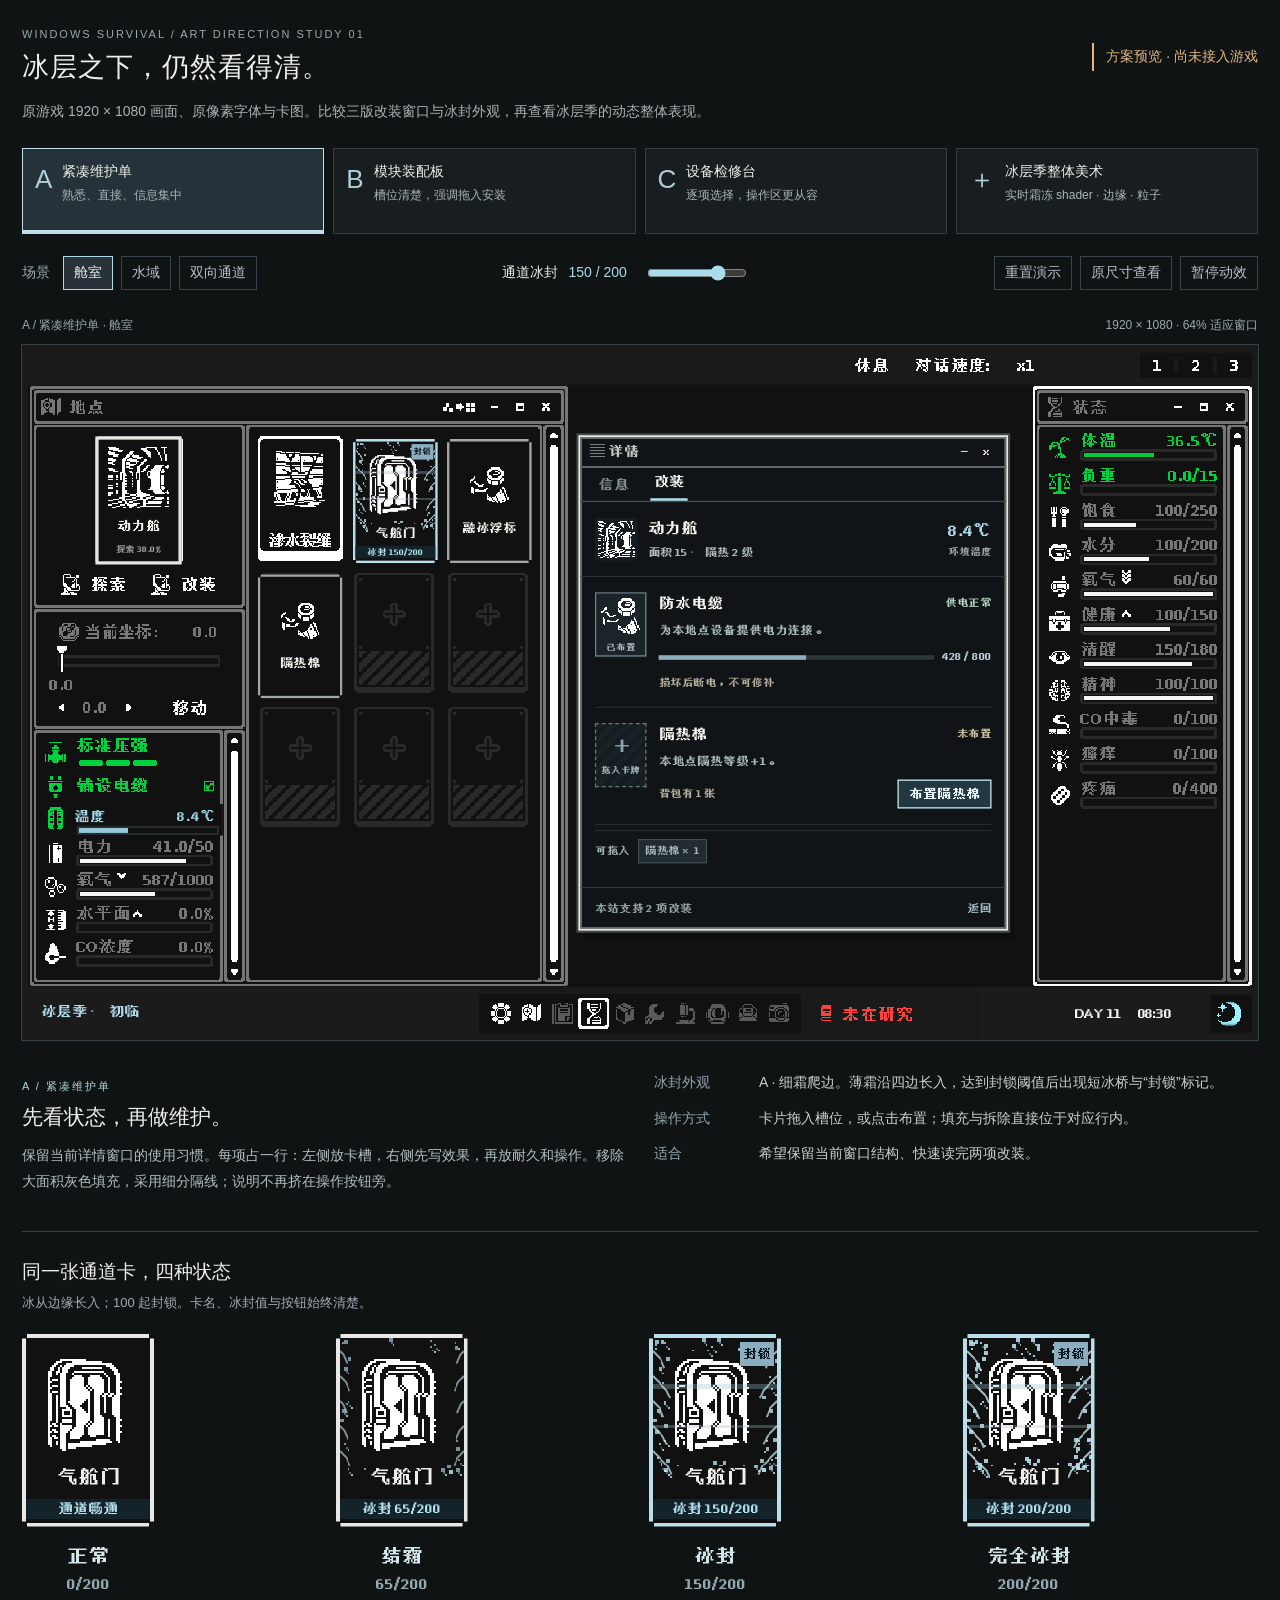
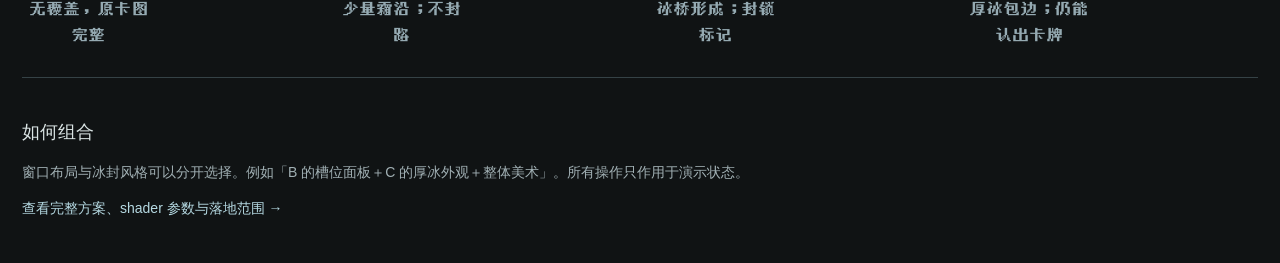
<file: Docs/ClimateUIConcepts/index.html>
<!doctype html>
<html lang="zh-CN">
<head>
  <meta charset="utf-8"><meta name="viewport" content="width=device-width, initial-scale=1">
  <meta name="color-scheme" content="dark"><link rel="icon" href="data:,">
  <title>冰层季 · 改装与美术方案</title><link rel="stylesheet" href="concepts.css?v=2">
</head>
<body>
<header class="workbench">
  <div class="heading"><div><p class="eyebrow">WINDOWS SURVIVAL / ART DIRECTION STUDY 01</p><h1>冰层之下，仍然看得清。</h1></div><span class="draft-label">方案预览 · 尚未接入游戏</span></div>
  <p class="intro">原游戏 1920 × 1080 画面、原像素字体与卡图。比较三版改装窗口与冰封外观，再查看冰层季的动态整体表现。</p>
  <nav class="design-nav" aria-label="方案选择">
    <button data-design="A" aria-pressed="true"><b>A</b><span>紧凑维护单<small>熟悉、直接、信息集中</small></span></button>
    <button data-design="B" aria-pressed="false"><b>B</b><span>模块装配板<small>槽位清楚，强调拖入安装</small></span></button>
    <button data-design="C" aria-pressed="false"><b>C</b><span>设备检修台<small>逐项选择，操作区更从容</small></span></button>
    <button data-design="S" aria-pressed="false"><b>＋</b><span>冰层季整体美术<small>实时霜冻 shader · 边缘 · 粒子</small></span></button>
  </nav>
  <div class="toolbar">
    <div class="scene-controls"><span>场景</span><button data-scene="cabin" aria-pressed="true">舱室</button><button data-scene="water" aria-pressed="false">水域</button><button data-scene="passage" aria-pressed="false">双向通道</button></div>
    <div class="ice-controls"><label for="ice">通道冰封 <output id="ice-value">150 / 200</output></label><input id="ice" type="range" min="0" max="200" value="150" step="1"></div>
    <div class="view-controls"><button id="reset">重置演示</button><button id="zoom" aria-pressed="false">原尺寸查看</button><button id="pause" aria-pressed="false">暂停动效</button></div>
  </div>
  <div id="season-controls" class="season-controls" hidden>
    <div class="phase-buttons"><span>阶段</span><button data-phase="normal" aria-pressed="false">常温</button><button data-phase="onset" aria-pressed="false">初临 · 第11天</button><button data-phase="severe" aria-pressed="true">极寒 · 第17天</button><button data-phase="thaw" aria-pressed="false">回暖 · 第29天</button></div>
    <div class="layers"><label><input id="shader-toggle" type="checkbox" checked>霜冻 shader</label><label><input id="edge-toggle" type="checkbox" checked>边缘渐变</label><label><input id="particle-toggle" type="checkbox" checked>环境粒子</label><label><input id="window-toggle" type="checkbox">打开改装窗口</label></div>
    <label class="strength-control" for="strength">效果强度 <input id="strength" type="range" min="0" max="100" value="70"><output id="strength-value">70%</output></label>
  </div>
</header>
<main>
  <div class="preview-caption"><span id="view-caption">A / 紧凑维护单 · 舱室</span><span id="scale-note">1920 × 1080 · 适应窗口</span></div>
  <div id="viewport" class="viewport"><div id="game" class="game" data-design="A">
    <img class="game-base" src="assets/game-base.png" alt="当前游戏的地点与状态窗口，作为方案的实机背景参考">
    <div class="dock-surface" aria-hidden="true"><div class="dock-shortcuts"></div><div class="dock-clock"></div></div>
    <div id="location-replacement" class="location-replacement"></div>
    <div id="world-cards" class="world-cards"></div>
    <div id="climate-readout" class="climate-readout"></div>
    <div id="season-badge" class="season-badge"></div><div id="date-badge" class="date-badge"></div>
    <canvas id="frost-shader" class="effect-layer shader-layer" width="960" height="540" aria-label="实时像素霜冻 shader 演示"></canvas>
    <canvas id="weather" class="effect-layer particle-layer" width="960" height="540" aria-label="冰晶、微粒和融水动态效果"></canvas>
    <div id="season-edge" class="season-edge"></div>
    <div id="mod-window" class="mod-window"></div>
    <div id="demo-toast" class="demo-toast" role="status" aria-live="polite"></div>
    <div id="season-caption" class="season-caption" hidden><span>冰层季 · 极寒期</span><small>屏幕中央与操作文字保持清晰</small></div>
  </div></div>
  <section class="design-notes" aria-label="当前方案说明"><div><p class="eyebrow" id="note-tag">A / 紧凑维护单</p><h2 id="note-title"></h2><p id="note-description"></p></div><dl id="note-specs"></dl></section>
  <section class="ice-comparison" aria-label="冰封效果阶段对照"><div class="section-label"><h2>同一张通道卡，四种状态</h2><p>冰从边缘长入；100 起封锁。卡名、冰封值与按钮始终清楚。</p></div><div id="ice-states" class="ice-states"></div></section>
  <section class="decision-guide"><h2>如何组合</h2><p>窗口布局与冰封风格可以分开选择。例如「B 的槽位面板＋C 的厚冰外观＋整体美术」。所有操作只作用于演示状态。</p><a href="ART_DIRECTION.md">查看完整方案、shader 参数与落地范围 →</a></section>
</main>
<script src="effects.js?v=2"></script><script src="concepts.js?v=2"></script>
</body></html>
</file>
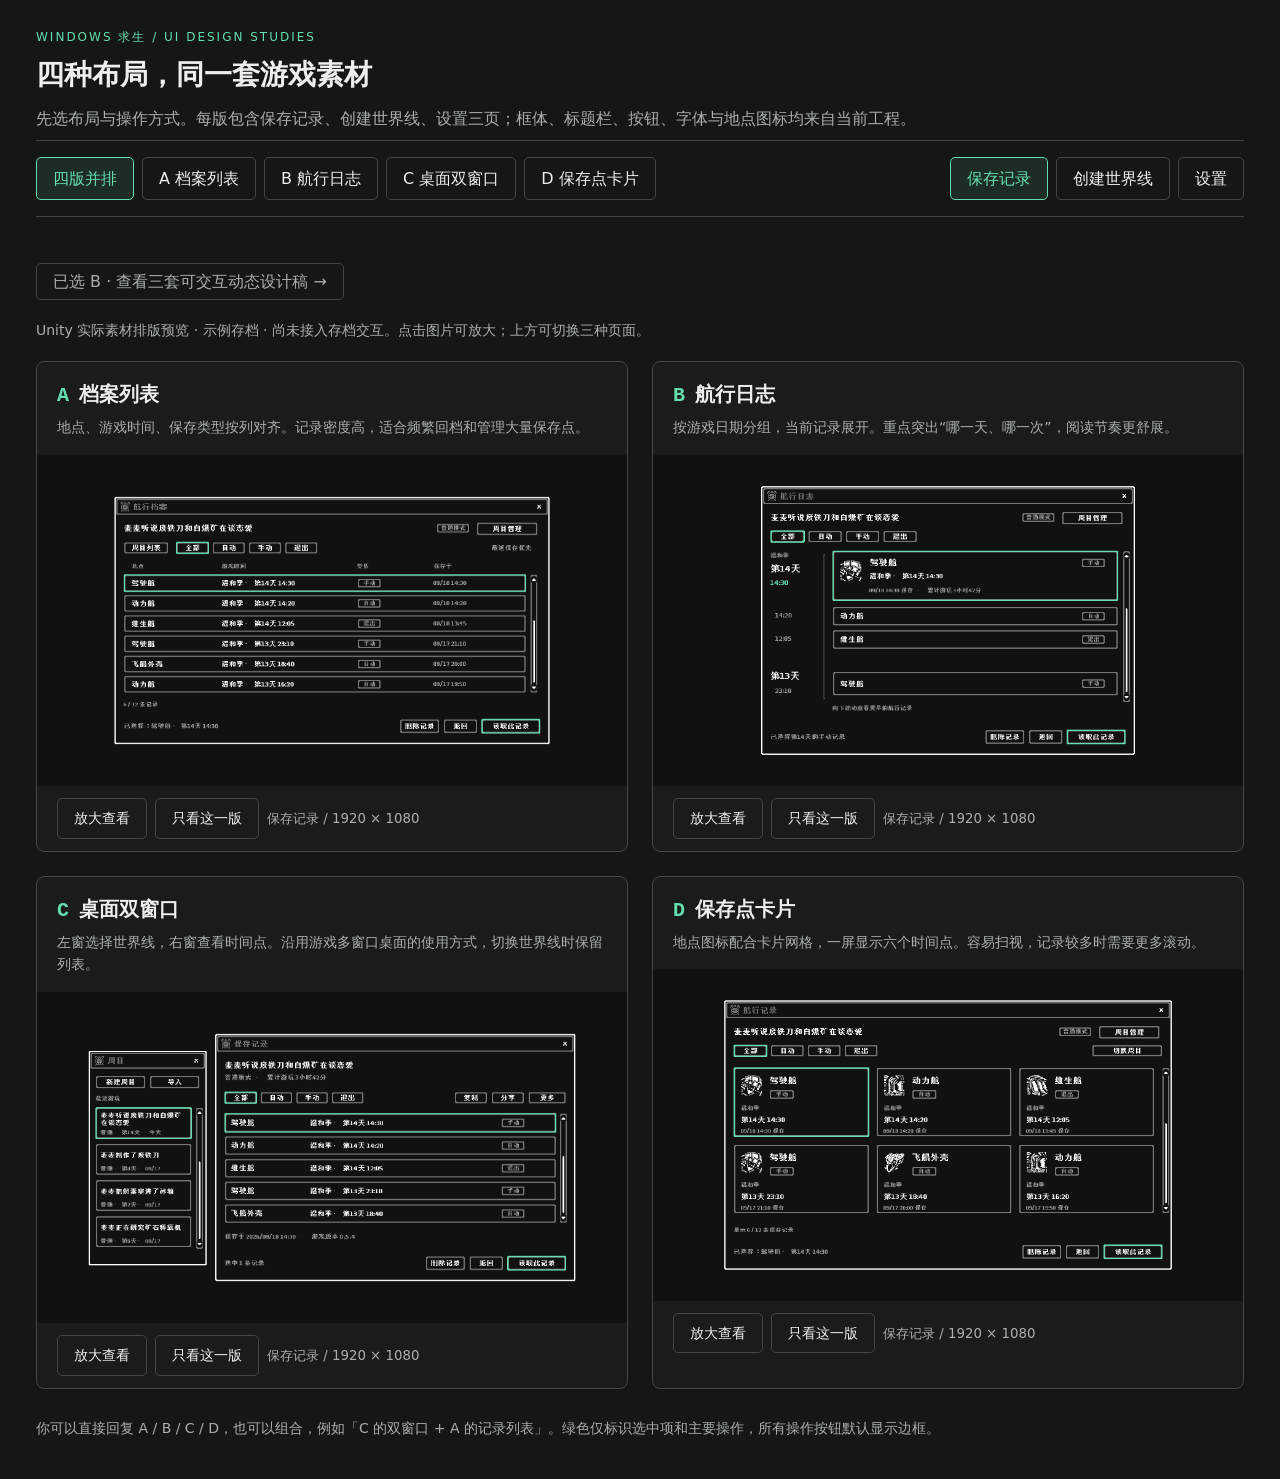
<file: Docs/SaveUIConcepts/index.html>
<!doctype html>
<html lang="zh-CN"><head><meta charset="utf-8"><meta name="viewport" content="width=device-width,initial-scale=1"><link rel="icon" href="data:,"><title>Windows 求生 · 四版 UI 方案</title>
<style>
:root{color-scheme:dark;--mint:#64deae;--line:#414745;--muted:#a9b0ac}*{box-sizing:border-box}body{margin:0;background:#141716;color:#ecefec;font:16px/1.6 system-ui,"Microsoft YaHei",sans-serif}header,main{max-width:1600px;margin:auto;padding:28px 36px}header{padding-bottom:16px}h1{font-size:28px;margin:6px 0 8px;font-weight:600}p{margin:8px 0;color:var(--muted)}small{color:var(--muted)}.eyebrow{font-size:12px;letter-spacing:2px;color:var(--mint)}.toolbar{display:flex;gap:12px;align-items:center;justify-content:space-between;flex-wrap:wrap;padding:16px 0;border-top:1px solid var(--line);border-bottom:1px solid var(--line)}.group{display:flex;gap:8px;flex-wrap:wrap}button,a.control{font:inherit;border:1px solid var(--line);border-radius:5px;background:transparent;color:inherit;padding:8px 16px;cursor:pointer;text-decoration:none}button:hover,a.control:hover{background:#262c29;border-color:#9aaba2}button[aria-pressed=true]{color:var(--mint);border-color:var(--mint);background:#1d2c24}.grid{display:grid;grid-template-columns:1fr 1fr;gap:24px}.card{border:1px solid var(--line);background:#191c1a;border-radius:8px;overflow:hidden}.card h2{font-size:20px;margin:16px 20px 4px}.card p{margin:0 20px 16px;font-size:14px}.card img{display:block;width:100%;height:auto;cursor:zoom-in}.card .actions{padding:12px 20px;display:flex;gap:8px;align-items:center}.card .actions button{font-size:14px}.single{grid-template-columns:1fr}.single .card{max-width:1440px;margin:auto;width:100%}.guide{margin:20px 0 24px}.foot{margin:28px 0 16px;font-size:14px}.tag{font-family:monospace;color:var(--mint);padding-right:10px}.page-note{font-size:14px;margin-bottom:20px}dialog{max-width:98vw;width:1920px;padding:0;background:#111;border:1px solid #717874;color:white}dialog::backdrop{background:#000c}dialog img{display:block;width:100%}dialog .close{position:sticky;top:0;display:flex;justify-content:space-between;padding:10px 16px;background:#1c201d}dialog .close button{padding:3px 14px}@media(max-width:850px){.grid{grid-template-columns:1fr}header,main{padding:20px}h1{font-size:24px}}
</style></head><body>
<header><div class="eyebrow">WINDOWS 求生 / UI DESIGN STUDIES</div><h1>四种布局，同一套游戏素材</h1><p>先选布局与操作方式。每版包含保存记录、创建世界线、设置三页；框体、标题栏、按钮、字体与地点图标均来自当前工程。</p><div class="toolbar"><div class="group" id="variants"><button data-v="all" aria-pressed="true">四版并排</button><button data-v="A">A 档案列表</button><button data-v="B">B 航行日志</button><button data-v="C">C 桌面双窗口</button><button data-v="D">D 保存点卡片</button></div><div class="group" id="pages"><button data-p="saves" aria-pressed="true">保存记录</button><button data-p="creation">创建世界线</button><button data-p="settings">设置</button></div></div></header>
<main><p style="margin-bottom:24px"><a class="control" href="motion/">已选 B · 查看三套可交互动态设计稿 →</a></p><p class="page-note">Unity 实际素材排版预览 · 示例存档 · 尚未接入存档交互。点击图片可放大；上方可切换三种页面。</p><div id="gallery" class="grid"></div><p class="foot">你可以直接回复 A / B / C / D，也可以组合，例如「C 的双窗口 + A 的记录列表」。绿色仅标识选中项和主要操作，所有操作按钮默认显示边框。</p></main>
<dialog id="zoom"><div class="close"><span id="zoomTitle"></span><button id="close">关闭 ×</button></div><img id="zoomImage" alt="方案大图"></dialog>
<script>
const variants={A:{name:'档案列表',desc:'地点、游戏时间、保存类型按列对齐。记录密度高，适合频繁回档和管理大量保存点。',flow:'创建页采用表单；设置页采用顶部标签。'},B:{name:'航行日志',desc:'按游戏日期分组，当前记录展开。重点突出“哪一天、哪一次”，阅读节奏更舒展。',flow:'创建页以名称与模式卡片为主；设置页按内容段落组织。'},C:{name:'桌面双窗口',desc:'左窗选择世界线，右窗查看时间点。沿用游戏多窗口桌面的使用方式，切换世界线时保留列表。',flow:'创建和设置延续独立导航窗 + 内容窗。'},D:{name:'保存点卡片',desc:'地点图标配合卡片网格，一屏显示六个时间点。容易扫视，记录较多时需要更多滚动。',flow:'创建页突出模式卡片；设置页使用较大的分类按钮。'}};
const titles={saves:'保存记录',creation:'创建世界线',settings:'设置'};let current='all',page='saves';const gallery=document.querySelector('#gallery');
function render(){document.querySelectorAll('[data-v]').forEach(b=>b.setAttribute('aria-pressed',String(b.dataset.v===current)));document.querySelectorAll('[data-p]').forEach(b=>b.setAttribute('aria-pressed',String(b.dataset.p===page)));gallery.className=current==='all'?'grid':'grid single';gallery.innerHTML='';(current==='all'?Object.keys(variants):[current]).forEach(id=>{const item=variants[id],card=document.createElement('article');card.className='card';card.innerHTML=`<h2><span class="tag">${id}</span>${item.name}</h2><p>${page==='saves'?item.desc:item.flow}</p><img src="${id}-${page}.png" alt="${id} ${item.name} ${titles[page]}" loading="eager"><div class="actions"><button class="enlarge">放大查看</button><button class="focus">只看这一版</button><small>${titles[page]} / 1920 × 1080</small></div>`;const open=()=>{document.querySelector('#zoomTitle').textContent=`${id} · ${item.name} · ${titles[page]}`;document.querySelector('#zoomImage').src=`${id}-${page}.png`;document.querySelector('#zoom').showModal()};card.querySelector('img').onclick=open;card.querySelector('.enlarge').onclick=open;card.querySelector('.focus').onclick=()=>{current=id;render()};gallery.append(card)})}
document.querySelectorAll('[data-v]').forEach(b=>b.onclick=()=>{current=b.dataset.v;render()});document.querySelectorAll('[data-p]').forEach(b=>b.onclick=()=>{page=b.dataset.p;render()});document.querySelector('#close').onclick=()=>document.querySelector('#zoom').close();document.querySelector('#zoom').onclick=e=>{if(e.target===e.currentTarget)e.currentTarget.close()};render();
</script></body></html>
</file>
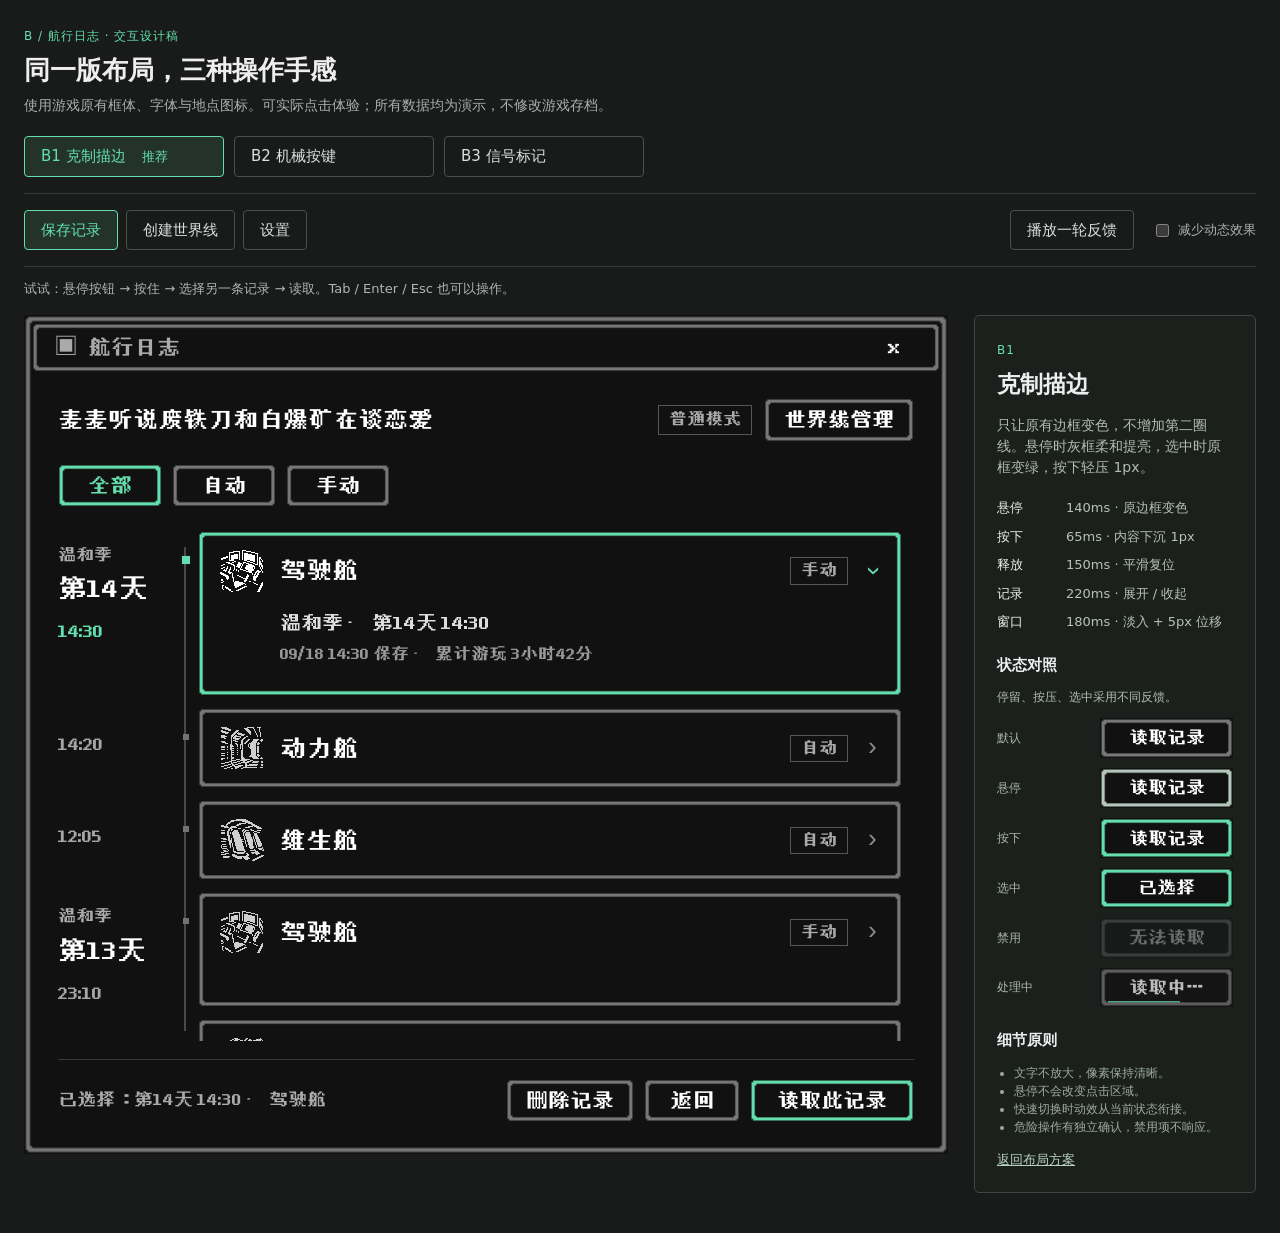
<file: Docs/SaveUIConcepts/motion/index.html>
<!doctype html><html lang="zh-CN"><head><meta charset="utf-8"><meta name="viewport" content="width=device-width,initial-scale=1"><link rel="icon" href="data:,"><title>B 航行日志 · 交互设计稿</title><link rel="stylesheet" href="motion.css"><link rel="stylesheet" href="quiet-frame.css?v=3"></head>
<body data-motion="quiet"><header class="workbench"><div class="intro"><span class="eyebrow">B / 航行日志 · 交互设计稿</span><h1>同一版布局，三种操作手感</h1><p>使用游戏原有框体、字体与地点图标。可实际点击体验；所有数据均为演示，不修改游戏存档。</p></div><nav class="presets" aria-label="动效方案"><button data-preset="quiet" aria-pressed="true">B1 克制描边 <small>推荐</small></button><button data-preset="mechanical" aria-pressed="false">B2 机械按键</button><button data-preset="signal" aria-pressed="false">B3 信号标记</button></nav><div class="work-controls"><nav aria-label="预览页面"><button data-page="saves" aria-pressed="true">保存记录</button><button data-page="create" aria-pressed="false">创建世界线</button><button data-page="settings" aria-pressed="false">设置</button></nav><div><button id="play-demo">播放一轮反馈</button><button id="reopen" hidden>重新打开窗口</button><label class="reduced"><input id="reduce" type="checkbox">减少动态效果</label></div></div><p id="demo-step" aria-live="polite">试试：悬停按钮 → 按住 → 选择另一条记录 → 读取。Tab / Enter / Esc 也可以操作。</p></header>
<main class="study"><section id="game" class="game" aria-label="可交互游戏界面"><div id="shell" class="shell"><header class="titlebar"><span class="title-icon" aria-hidden="true">▣</span><span id="window-title">航行日志</span><button id="window-close" class="ui-btn close-btn" aria-label="关闭预览窗口"><span class="face">×</span></button></header><div id="page-host"></div><div id="toast" role="status" aria-live="polite"></div></div></section>
<aside class="notes"><span class="eyebrow" id="scheme-number">B1</span><h2 id="scheme-name">克制描边</h2><p id="scheme-description"></p><dl id="specs"></dl><h3>状态对照</h3><p class="minor">停留、按压、选中采用不同反馈。</p><div class="state-row"><span>默认</span><button class="ui-btn sample" tabindex="-1"><span class="face">读取记录</span></button></div><div class="state-row"><span>悬停</span><button class="ui-btn sample demo-hover" tabindex="-1"><span class="face">读取记录</span></button></div><div class="state-row"><span>按下</span><button class="ui-btn sample demo-hover demo-press" tabindex="-1"><span class="face">读取记录</span></button></div><div class="state-row"><span>选中</span><button class="ui-btn sample primary chosen" tabindex="-1"><span class="face">已选择</span></button></div><div class="state-row"><span>禁用</span><button class="ui-btn sample" disabled><span class="face">无法读取</span></button></div><div class="state-row"><span>处理中</span><button class="ui-btn sample sample-loading" disabled><span class="face">读取中…</span><i class="load-line"></i></button></div><h3>细节原则</h3><ul><li>文字不放大，像素保持清晰。</li><li>悬停不会改变点击区域。</li><li>快速切换时动效从当前状态衔接。</li><li>危险操作有独立确认，禁用项不响应。</li></ul><a href="../index.html">返回布局方案</a></aside></main>
<dialog id="confirm" class="shell confirm"><form method="dialog"><header class="titlebar">确认操作</header><div class="confirm-body"><h2 id="confirm-title"></h2><p id="confirm-copy"></p><div class="confirm-actions"><button value="cancel" class="ui-btn"><span class="face">取消</span></button><button id="confirm-yes" value="yes" class="ui-btn danger"><span class="face">确认删除</span></button></div></div></form></dialog><script src="motion.js?v=2"></script></body></html>
</file>
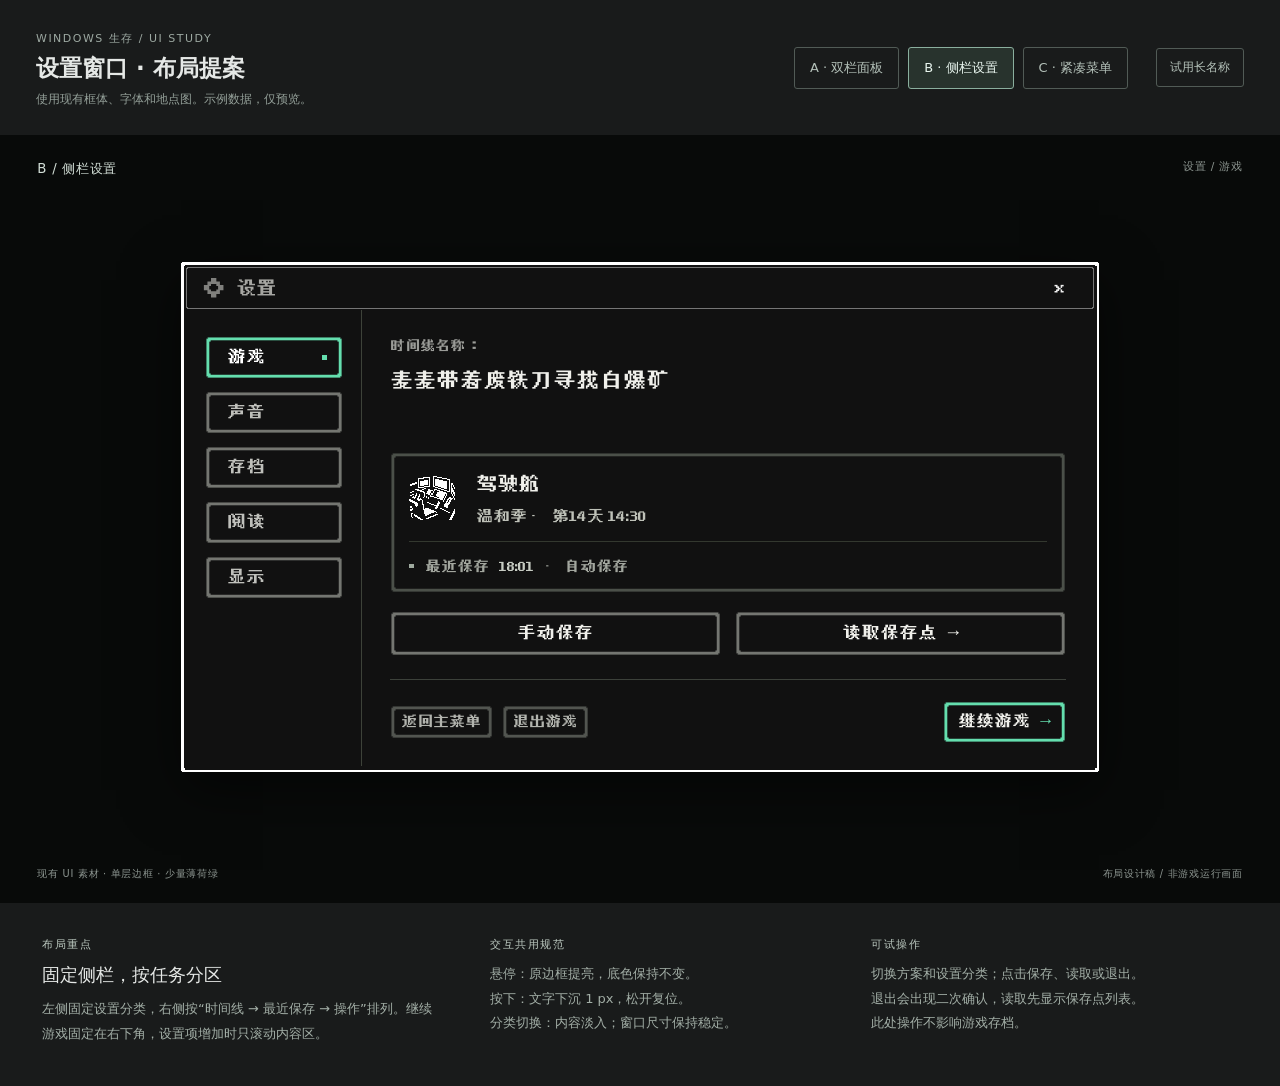
<file: Docs/SaveUIConcepts/settings-redesign/index.html>
<!doctype html>
<html lang="zh-CN"><head><meta charset="utf-8"><meta name="viewport" content="width=device-width,initial-scale=1"><title>设置窗口 · 三版设计稿</title><link rel="icon" href="data:,"><link rel="stylesheet" href="style.css"></head>
<body>
<header class="workbench"><div><span class="eyebrow">WINDOWS 生存 / UI STUDY</span><h1>设置窗口 · 布局提案</h1><p>使用现有框体、字体和地点图。示例数据，仅预览。</p></div><nav aria-label="设计方案"><button data-scheme="A">A · 双栏面板</button><button data-scheme="B">B · 侧栏设置</button><button data-scheme="C">C · 紧凑菜单</button></nav><button id="long-name">试用长名称</button></header>
<main><section id="stage" aria-label="设计稿"><div class="stage-caption"><span id="scheme-caption"></span><span>设置 / 游戏</span></div><div id="window-host"></div><div class="stage-bottom"><span>现有 UI 素材 · 单层边框 · 少量薄荷绿</span><span>布局设计稿 / 非游戏运行画面</span></div></section>
<section class="design-notes"><div><span class="eyebrow">布局重点</span><h2 id="scheme-title"></h2><p id="scheme-note"></p></div><div><span class="eyebrow">交互共用规范</span><p>悬停：原边框提亮，底色保持不变。<br>按下：文字下沉 1 px，松开复位。<br>分类切换：内容淡入；窗口尺寸保持稳定。</p></div><div><span class="eyebrow">可试操作</span><p>切换方案和设置分类；点击保存、读取或退出。<br>退出会出现二次确认，读取先显示保存点列表。<br>此处操作不影响游戏存档。</p></div></section></main>
<script src="script.js"></script></body></html>
</file>
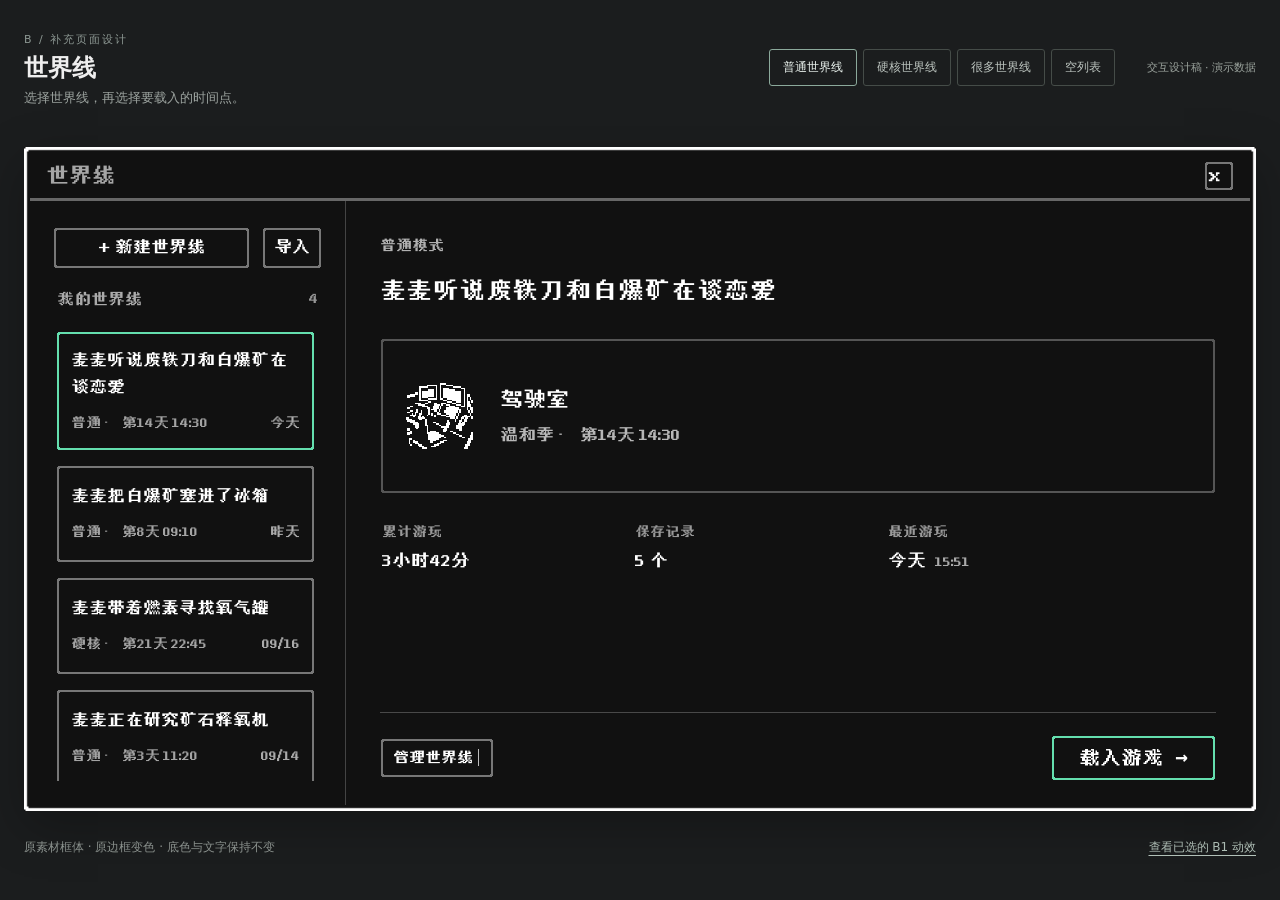
<file: Docs/SaveUIConcepts/worldlines/index.html>
<!doctype html>
<html lang="zh-CN">
<head><meta charset="utf-8"><meta name="viewport" content="width=device-width,initial-scale=1"><link rel="icon" href="data:,"><title>世界线 · B 版入口页设计稿</title><link rel="stylesheet" href="worldlines.css"></head>
<body>
<header class="workbench"><div><span class="study-label">B / 补充页面设计</span><h1>世界线</h1><p>选择世界线，再选择要载入的时间点。</p></div><nav aria-label="演示状态"><button data-demo="normal" aria-pressed="true">普通世界线</button><button data-demo="hardcore">硬核世界线</button><button data-demo="many">很多世界线</button><button data-demo="empty">空列表</button></nav><span class="prototype-label">交互设计稿 · 演示数据</span></header>
<main class="stage"><section class="window" aria-label="世界线选择窗口">
<header class="titlebar"><span>世界线</span><button class="button close" id="close" aria-label="关闭窗口"><span>×</span></button></header>
<div class="workspace"><aside class="sidebar"><div class="sidebar-tools"><button class="button" id="create"><span>+ 新建世界线</span></button><button class="button" id="import"><span>导入</span></button></div><div class="list-caption"><span>我的世界线</span><span id="count"></span></div><div id="world-list" class="world-list" aria-label="世界线列表"></div></aside><article class="details" id="details"></article></div>
<div class="toast" id="toast" role="status" aria-live="polite" hidden></div>
</section><div class="closed" hidden><p>窗口已关闭</p><button class="button" id="reopen"><span>重新打开</span></button></div></main>
<footer class="design-note"><span>原素材框体 · 原边框变色 · 底色与文字保持不变</span><a href="../motion/">查看已选的 B1 动效</a></footer>
<dialog id="dialog" class="window dialog"><header class="titlebar"><span id="dialog-title"></span><button class="button close" id="dialog-close" aria-label="取消"><span>×</span></button></header><form id="dialog-form"><div id="dialog-content"></div><div class="dialog-actions"><button class="button" type="button" id="cancel"><span>取消</span></button><button class="button primary" id="confirm" type="submit"><span>确认</span></button></div></form></dialog>
<input type="file" id="file" accept=".wssave" hidden>
<script src="worldlines.js"></script></body></html>
</file>
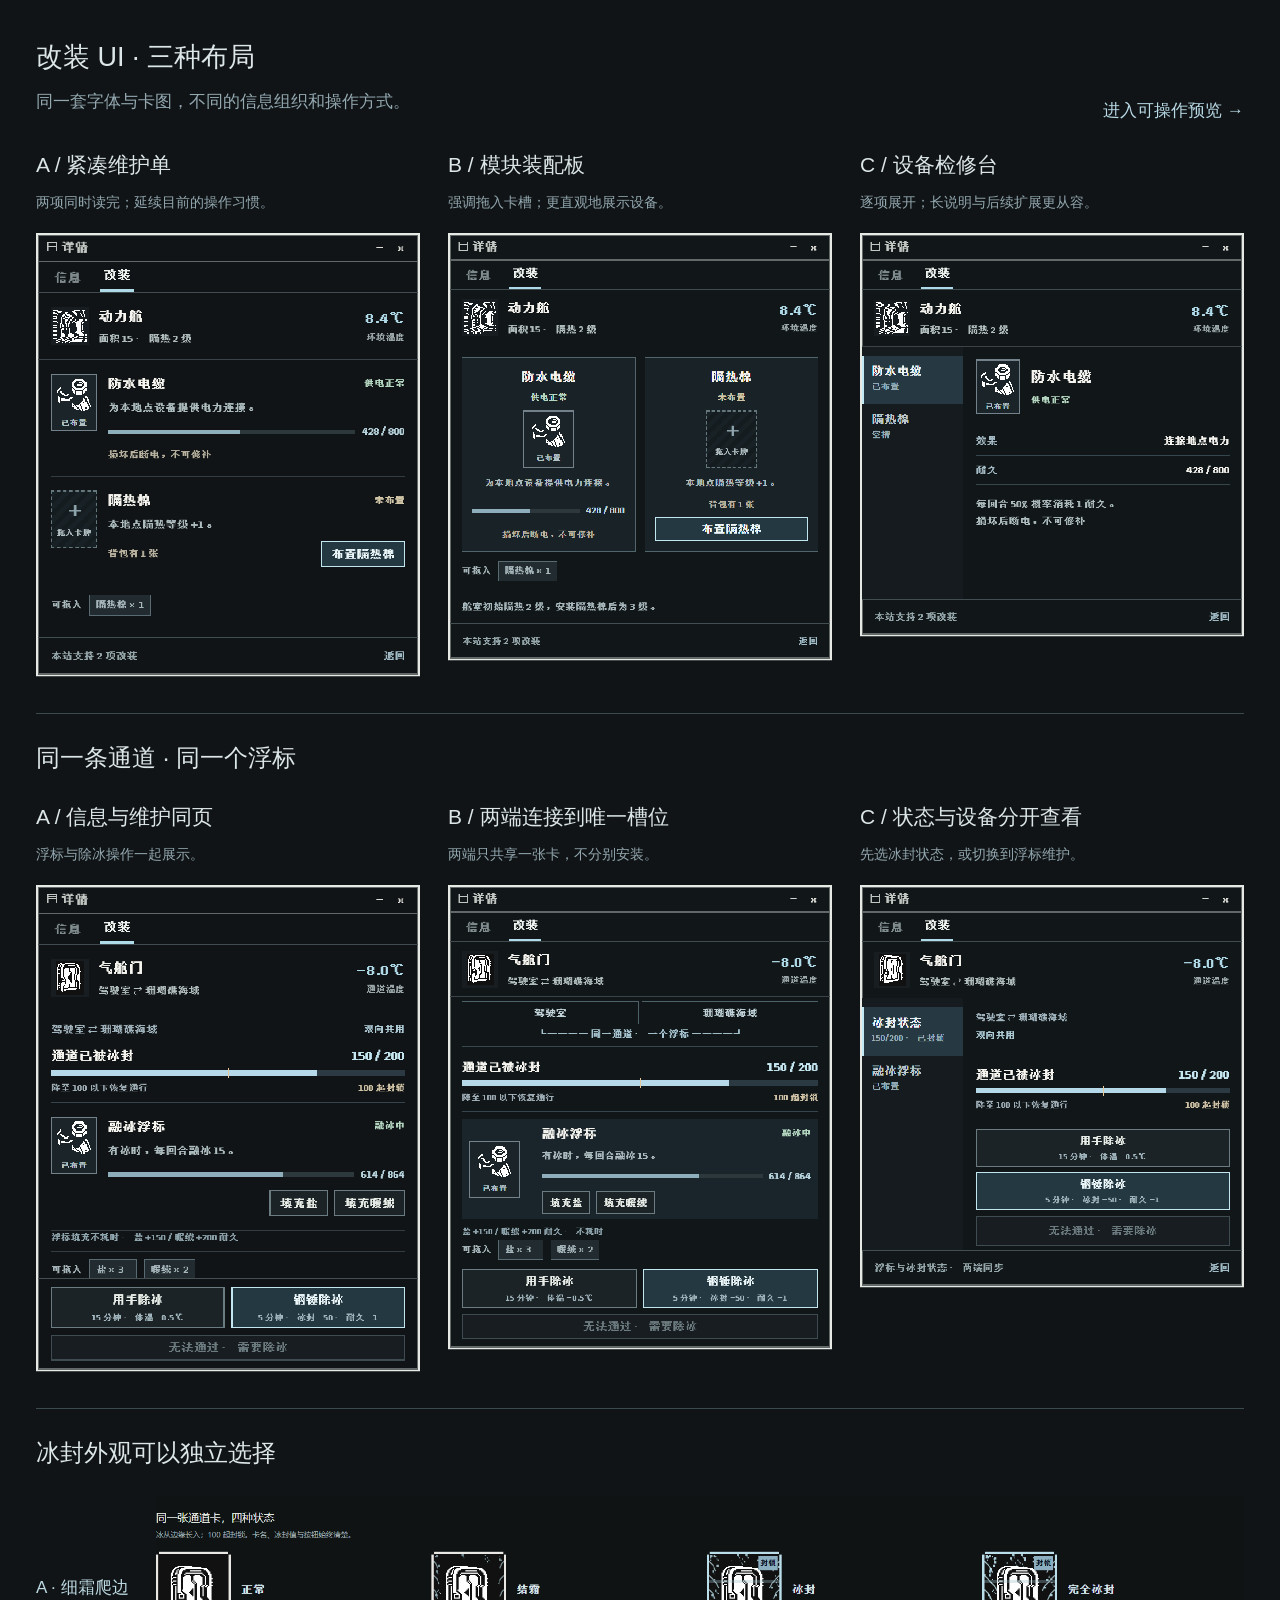
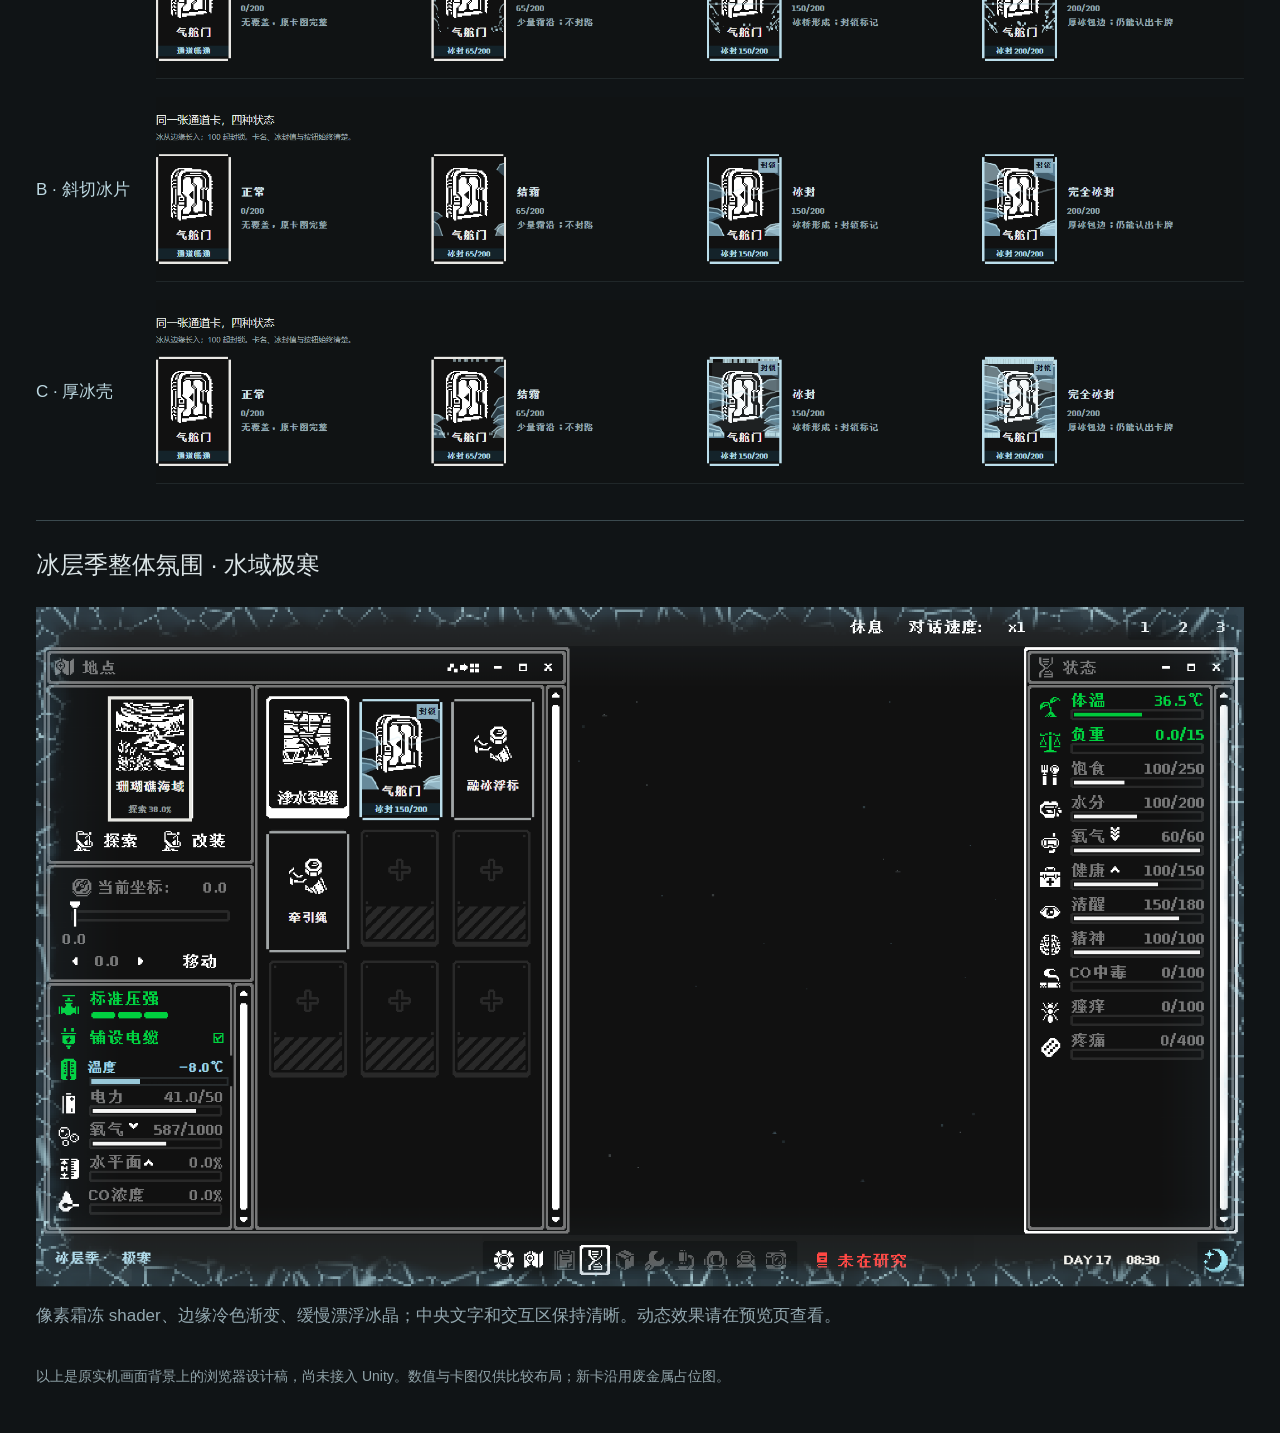
<file: Docs/ClimateUIConcepts/overview.html>
<!doctype html><html lang="zh-CN"><head><meta charset="utf-8"><meta name="viewport" content="width=device-width,initial-scale=1"><link rel="icon" href="data:,"><title>改装 UI 三版对照</title>
<style>
*{box-sizing:border-box}body{margin:0;background:#101416;color:#dce6e8;font:17px/1.6 'Microsoft YaHei',sans-serif}main{max-width:1800px;margin:auto;padding:36px}header{display:flex;justify-content:space-between;align-items:end;margin-bottom:24px}h1{font-size:27px;font-weight:500;margin:0}p{color:#93a8b0;margin:9px 0}a{color:#b8d9e6;text-decoration:none}h2{font-size:21px;font-weight:500;margin:0 0 7px}.triptych{display:grid;grid-template-columns:repeat(3,1fr);gap:28px}.triptych>article{min-width:0}.triptych img{display:block;width:100%;height:auto;image-rendering:pixelated}.triptych p{font-size:14px;margin-bottom:20px}.group{margin:36px 0;border-top:1px solid #3b4a4f;padding-top:25px}.group-title{font-size:24px;font-weight:400;margin:0 0 23px}.ice-row{display:grid;grid-template-columns:110px 1fr;gap:10px;align-items:center;margin-bottom:18px}.ice-row>img{width:100%;height:auto}.ice-row span{color:#bdd9e2}.full{width:100%;display:block;margin-bottom:15px}.note{font-size:14px;color:#92a5ab}@media(max-width:780px){main{padding:20px}.triptych{grid-template-columns:1fr;gap:25px}.triptych img{max-width:700px}header{display:block}.ice-row{grid-template-columns:1fr}}
</style></head><body><main>
<header><div><h1>改装 UI · 三种布局</h1><p>同一套字体与卡图，不同的信息组织和操作方式。</p></div><a href="index.html">进入可操作预览 →</a></header>
<section class="triptych" id="ui-triptych">
<article><h2>A / 紧凑维护单</h2><p>两项同时读完；延续目前的操作习惯。</p><img src="previews/A-cabin-window.png" alt="A版舱室改装窗口"></article>
<article><h2>B / 模块装配板</h2><p>强调拖入卡槽；更直观地展示设备。</p><img src="previews/B-cabin-window.png" alt="B版舱室改装窗口"></article>
<article><h2>C / 设备检修台</h2><p>逐项展开；长说明与后续扩展更从容。</p><img src="previews/C-cabin-window.png" alt="C版舱室改装窗口"></article>
</section>
<section class="group"><h2 class="group-title">同一条通道 · 同一个浮标</h2><div class="triptych" id="passage-triptych">
<article><h2>A / 信息与维护同页</h2><p>浮标与除冰操作一起展示。</p><img src="previews/A-passage-window.png" alt="A版通道改装"></article>
<article><h2>B / 两端连接到唯一槽位</h2><p>两端只共享一张卡，不分别安装。</p><img src="previews/B-passage-window.png" alt="B版通道改装"></article>
<article><h2>C / 状态与设备分开查看</h2><p>先选冰封状态，或切换到浮标维护。</p><img src="previews/C-passage-window.png" alt="C版通道改装"></article>
</div></section>
<section class="group" id="frost-comparison"><h2 class="group-title">冰封外观可以独立选择</h2><div class="ice-row"><span>A · 细霜爬边</span><img src="previews/A-ice-states.png" alt="A版冰封四阶段"></div><div class="ice-row"><span>B · 斜切冰片</span><img src="previews/B-ice-states.png" alt="B版冰封四阶段"></div><div class="ice-row"><span>C · 厚冰壳</span><img src="previews/C-ice-states.png" alt="C版冰封四阶段"></div></section>
<section class="group"><h2 class="group-title">冰层季整体氛围 · 水域极寒</h2><img class="full" src="previews/season-severe.png" alt="完整游戏画面中的极寒期效果方案"><p>像素霜冻 shader、边缘冷色渐变、缓慢漂浮冰晶；中央文字和交互区保持清晰。动态效果请在预览页查看。</p></section>
<p class="note">以上是原实机画面背景上的浏览器设计稿，尚未接入 Unity。数值与卡图仅供比较布局；新卡沿用废金属占位图。</p>
</main></body></html>
</file>
<file: Docs/ClimateUIConcepts/concepts.css>
@font-face{font-family:GamePixel;src:url('assets/pixel.ttf') format('truetype');font-display:swap}
:root{color-scheme:dark;--page:#101314;--ink:#ecf0ea;--quiet:#9aa9ab;--line:#354144;--ice:#a9ddeb;--warm:#dfb67e;--mint:#9dd0b6}
*{box-sizing:border-box}body{margin:0;background:var(--page);color:var(--ink);font-family:'Microsoft YaHei',sans-serif;font-size:14px}button,input{font:inherit}button{cursor:pointer}button:disabled{cursor:default}button:focus-visible,a:focus-visible,input:focus-visible{outline:2px solid var(--ice);outline-offset:4px}[hidden]{display:none!important}button{color:inherit}button, a{touch-action:manipulation}
.workbench,main{max-width:1920px;margin:auto;padding:28px 36px 0}.heading{display:flex;align-items:center;justify-content:space-between;gap:20px}.eyebrow{font-size:11px;letter-spacing:2px;color:var(--quiet);margin:0 0 9px}h1{font-weight:500;font-size:27px;letter-spacing:1px;margin:0}.draft-label{border-left:2px solid var(--warm);padding:5px 0 5px 12px;color:var(--warm);white-space:nowrap}.intro{color:#a9b3b3;margin:14px 0 24px;line-height:1.8}.design-nav{display:grid;grid-template-columns:repeat(4,1fr);gap:12px}.design-nav button{display:flex;gap:16px;text-align:left;padding:17px 18px;background:#181e20;border:1px solid #343e41;min-height:86px}.design-nav button[aria-pressed=true]{border-color:#bfdeea;background:#263239;box-shadow:inset 0 -3px #bfdeea}.design-nav b{font-weight:400;font-size:26px;line-height:1.3;color:#adced9}.design-nav span{font-size:16px}.design-nav small{display:block;font-size:12px;color:#a9b5b8;line-height:1.6;margin-top:5px}.toolbar{display:flex;gap:20px;justify-content:space-between;flex-wrap:wrap;padding:22px 0 16px;align-items:center}.toolbar button,.season-controls button{background:none;border:1px solid #394448;padding:7px 12px;color:#b5c0c3}.toolbar button[aria-pressed=true],.season-controls button[aria-pressed=true]{border-color:var(--ice);color:var(--ink);background:#283238}.scene-controls,.view-controls,.phase-buttons,.layers{display:flex;align-items:center;gap:8px;flex-wrap:wrap}.scene-controls>span,.phase-buttons>span{color:var(--quiet);margin-right:5px}.ice-controls{display:flex;gap:12px;align-items:center}.ice-controls label{white-space:nowrap}.ice-controls output{color:var(--ice);display:inline-block;min-width:65px;margin-left:7px}input[type=range]{accent-color:var(--ice);width:140px;cursor:ew-resize}.season-controls{display:flex;gap:20px;align-items:center;flex-wrap:wrap;padding:8px 0 16px;border-top:1px solid #283134}.layers{gap:16px}.layers label{display:flex;align-items:center;gap:6px}.layers input{accent-color:var(--ice)}.strength-control{display:flex;gap:10px;align-items:center}.strength-control input{width:120px}.strength-control output{color:var(--ice)}main{padding-top:0}.preview-caption{display:flex;justify-content:space-between;color:var(--quiet);font-size:12px;padding:11px 0}.viewport{position:relative;width:100%;overflow:hidden;outline:1px solid #354044;background:#111}.viewport.native{overflow:auto;max-height:calc(100vh - 90px)}.game{position:relative;width:1920px;height:1080px;background:#111;transform-origin:0 0;font:24px/1.4 GamePixel,'Microsoft YaHei',sans-serif;color:#f5f4ef;isolation:isolate}.game-base{position:absolute;inset:0;width:1920px;height:1080px;image-rendering:pixelated;pointer-events:none}.game button{font:inherit}.location-replacement{position:absolute;left:114px;top:142px;width:134px;height:199px;background:#101112;border:5px solid #e7e7e2;text-align:center;display:flex;flex-direction:column;align-items:center;justify-content:center;gap:10px}.location-replacement img{width:100px;height:100px;image-rendering:pixelated;object-fit:contain}.location-replacement .location-art{width:108px;height:108px}.location-replacement span{font-size:22px}.location-replacement small{font-size:15px;color:#9ea3a2}.climate-readout{position:absolute;left:34px;top:716px;width:278px;height:62px;background:#111;font-size:24px;color:#9ed5e9;display:flex;align-items:center;justify-content:space-between;padding:3px 12px 14px 47px}.climate-readout:before{content:'♧';position:absolute;left:6px;font-size:30px}.climate-readout:after{content:'';position:absolute;left:51px;bottom:6px;right:6px;height:8px;border:3px solid #282d2f;background:linear-gradient(to right,#98c8d9 0 36%,#111 36% 100%)}.season-badge{position:absolute;bottom:11px;left:14px;background:#0e1113;min-width:242px;height:58px;padding:8px 15px;color:#b1dbea}.date-badge{position:absolute;right:103px;bottom:15px;background:#111;min-width:213px;height:50px;padding:7px 0;text-align:center}.world-cards{position:absolute;inset:0;pointer-events:none}.world-card{position:absolute;pointer-events:auto;width:132px;height:193px;left:514px;top:146px}.game-card{position:relative;display:flex;align-items:center;flex-direction:column;justify-content:flex-start;width:132px;height:193px;border:4px solid #e9e8e4;background:#101214;padding:17px 5px 4px;clip-path:polygon(0 5px,5px 5px,5px 0,calc(100% - 5px) 0,calc(100% - 5px) 5px,100% 5px,100% calc(100% - 5px),calc(100% - 5px) calc(100% - 5px),calc(100% - 5px) 100%,5px 100%,5px calc(100% - 5px),0 calc(100% - 5px));font-size:22px}.game-card .art{flex:none;width:88px;height:106px;position:relative;z-index:1}.game-card .card-name{position:relative;z-index:4;background:#101214;padding:0 4px;margin-top:5px;max-width:100%;white-space:nowrap;font-size:21px}.card-ice-value{font:15px/1.3 GamePixel;color:#b1dfed;position:absolute;bottom:4px;z-index:5;text-align:center;width:100%;left:0;background:#14232a}.game-card .frost-card{position:absolute;inset:0;width:100%;height:100%;z-index:3;pointer-events:none;image-rendering:pixelated}.game-card .ice-lock{z-index:5;position:absolute;right:3px;top:4px;font:14px/1.3 GamePixel;background:#8baec0;color:#091720;padding:3px}.game-card[data-frozen=true]{border-color:#bbdeeb}.game-card .art-door{background-image:url('assets/reference-passage.png');background-size:1920px 1080px;background-position:-895px -695px}.art-scrap{background-image:url('assets/reference-water.png');background-size:1920px 1080px;background-position:-1038px -744px;width:68px;height:63px;image-rendering:pixelated}.location-art.water{background-image:url('assets/reference-water.png');background-size:1440px 810px;background-position:-646px -506px;image-rendering:pixelated}.art-cabin{background:url('assets/cabin.png') center/contain no-repeat;image-rendering:pixelated}.world-card:nth-child(2){left:660px}.world-card:nth-child(3){left:366px;top:356px}.game-card.item-card{border-color:#a1a6a7;padding-top:34px}.item-card .card-name{margin-top:17px}.effect-layer{position:absolute;inset:0;width:1920px;height:1080px;pointer-events:none;image-rendering:pixelated}.shader-layer{z-index:3}.particle-layer{z-index:4}.season-edge{position:absolute;inset:0;pointer-events:none;z-index:5;opacity:0;background:linear-gradient(90deg,rgba(75,136,173,.2),transparent 4.5%,transparent 95.5%,rgba(75,136,173,.2)),linear-gradient(0deg,rgba(109,175,192,.19),transparent 9%,transparent 91%,rgba(139,187,218,.18));mix-blend-mode:screen;mask-image:linear-gradient(0deg,#000,transparent 35%,transparent 65%,#000)}.season-caption{position:absolute;left:918px;top:220px;z-index:1;color:#75919b;max-width:470px}.season-caption span{font-size:38px}.season-caption small{display:block;font-size:22px;margin-top:16px;color:#61777e}.demo-toast{position:absolute;left:875px;bottom:96px;z-index:20;max-width:656px;background:#19221f;color:#c3dbcc;border-left:4px solid #a3c5b0;padding:12px 18px;font-size:22px;opacity:0;transition:opacity .16s;pointer-events:none}.demo-toast.show{opacity:1}
.mod-window{--ui-bg:#111416;--ui-line:#727875;--ui-muted:#a3adaf;--ui-cold:#afdae8;position:absolute;left:864px;top:140px;width:668px;height:770px;z-index:10;background:var(--ui-bg);border:3px solid #e7e9e4;outline:3px solid #434a4b;box-shadow:inset 0 0 0 3px #626968,9px 12px 0 rgba(0,0,0,.22);display:flex;flex-direction:column;font-size:22px}.window-title{display:flex;align-items:center;justify-content:space-between;height:48px;min-height:48px;padding:0 15px;border-bottom:3px solid #616867;color:#c2c7c3;font-size:24px}.window-title .title-controls{display:flex;gap:18px;color:#dfdfda;font-size:22px}.window-title .title-controls button{background:none;border:0;padding:0 4px;width:26px;line-height:26px}.window-tabs{height:53px;flex:none;display:flex;gap:28px;align-items:end;padding:0 23px;border-bottom:2px solid #414c51}.window-tabs button{background:none;border:0;color:#7f8b8e;padding:10px 5px 8px;font-size:24px}.window-tabs button.active{border-bottom:4px solid var(--ui-cold);color:#eef2ef}.context-strip{height:116px;flex:none;display:flex;gap:16px;align-items:center;padding:17px 23px;border-bottom:1px solid #394348}.context-strip .context-art{width:66px;height:66px;flex:none;background-color:#171d20;display:flex;justify-content:center;align-items:center}.context-art img{width:60px;height:60px;image-rendering:pixelated}.context-copy{flex:1;min-width:0}.context-copy strong{font-size:26px;font-weight:400}.context-copy p{margin:7px 0 0;color:#b1bdbe;font-size:19px;line-height:1.45}.temperature{font-size:28px;color:var(--ui-cold);text-align:right;min-width:92px}.temperature small{font-size:17px;color:#9ba7aa;display:block}.window-content{padding:0 23px;flex:1;min-height:0;overflow:auto;scrollbar-width:thin;scrollbar-color:#70838a #161b1d}.window-footer{margin-top:auto;padding:15px 23px;min-height:65px;flex:none;border-top:1px solid #434e52;color:#96a7ab;font-size:19px;display:flex;align-items:center;justify-content:space-between;gap:16px}.ui-button{font:inherit;color:#e7ece7;background:#1b2326;border:2px solid #6a7b82;min-height:40px;padding:5px 16px;text-align:center;white-space:nowrap}.ui-button:hover:not(:disabled){background:#26353b;border-color:#d0ebf4}.ui-button.primary{border-color:#c2e6ef;background:#233841;color:#ecf7fa}.ui-button:disabled{background:#171d20;border-color:#3e4c51;color:#6c7b80}.ui-button.warn{border-color:#a2a298;color:#dfd7bd}.row-heading{display:flex;align-items:center;justify-content:space-between;gap:12px}.row-heading strong{font-weight:400;font-size:25px}.state-tag{font-size:18px;color:#b4d6c0;white-space:nowrap}.state-tag.empty{color:#d2c6a8}.state-tag.cold{color:#b8e2f1}.mod-row{display:grid;grid-template-columns:82px 1fr;gap:17px;padding:24px 0;border-bottom:1px solid #333d42}.mod-row:last-child{border:0}.slot{width:80px;height:100px;flex:none;border:2px dashed #63777d;position:relative;background:repeating-linear-gradient(135deg,#182226 0,#182226 8px,#141c20 8px,#141c20 16px);display:flex;align-items:center;justify-content:center;flex-direction:column;gap:6px}.slot.installed{border:2px solid #72818a;background:#1a2429}.slot .art-scrap{transform:scale(.8);margin:-5px}.slot small{font-size:15px;color:#b2c0c3}.slot .plus{font-size:30px;color:#8fa5ad}.row-body{min-width:0}.mod-effect{font-size:20px;color:#adbcbf;line-height:1.55;margin:9px 0 13px}.durability{display:flex;align-items:center;gap:12px;font-size:19px;color:#b9d5df;margin:9px 0 14px}.durability .bar{height:7px;flex:1;background:#2d383d;position:relative}.bar i{position:absolute;top:0;left:0;height:100%;background:#8faebc;width:var(--fill,70%)}.row-actions{display:flex;justify-content:flex-end;gap:10px;align-items:center}.row-actions .cost{margin-right:auto;color:#b9b2a0;font-size:18px}.inventory-strip{display:flex;align-items:center;gap:13px;padding:13px 0;border-top:1px solid #343e42;color:#a7b7bb;font-size:18px;margin-top:9px}.inventory-token{background:#222c30;border:1px solid #586b72;min-width:82px;padding:5px 10px;cursor:grab}.inventory-token:active{cursor:grabbing}.slot.drop-ready{border-color:#f0e7cb;background:#314740}.slot:focus-visible{outline:2px solid #cdeaf2;outline-offset:4px}.empty-note{font-size:19px;line-height:1.6;color:#a8b8bd}.passage-status{padding:17px 0 13px;border-bottom:1px solid #35444d}.route-line{display:flex;align-items:center;gap:8px;font-size:20px;color:#a1b4bd;justify-content:space-between}.route-line .shared{color:#acc9d4;font-size:18px}.ice-heading{display:flex;justify-content:space-between;margin:16px 0 7px;font-size:24px}.ice-heading strong{font-weight:400;color:#c5e7f1}.ice-meter{height:10px;background:#2b3942;position:relative}.ice-meter i{display:block;height:100%;width:var(--fill);background:#b5d9e9}.ice-meter:after{content:'';position:absolute;left:50%;top:-4px;width:2px;height:18px;background:#e5c799}.ice-meter-note{display:flex;justify-content:space-between;font-size:17px;margin-top:9px;color:#9faeb6}.ice-meter-note span:last-child{color:#d1c3a6}.action-board{display:grid;grid-template-columns:1fr 1fr;gap:12px;padding:18px 0}.action-board .ui-button{display:flex;flex-direction:column;justify-content:center;align-items:center;min-height:69px;font-size:22px}.action-board small{font-size:16px;display:block;margin-top:4px;color:#a2b6be}.action-board .travel{grid-column:1/-1;min-height:45px}.buoy-footnote{font-size:17px;color:#8fa5ad;margin:0 0 12px}.back-action{border:0;background:none;color:#a1bcc6;padding:0;font-size:20px}.info-view{font-size:22px;line-height:1.8;padding:24px 0}.info-view p{margin:0 0 20px}.info-view dt{color:#99b3be}.info-view dd{margin:0 0 19px}
/* B keeps the original window chrome but makes the installation slots the main content. */
[data-design=B] .mod-window{width:700px;left:848px;height:778px;background:#111719}[data-design=B] .context-strip{height:100px}[data-design=B] .window-content{padding:0 22px}.module-board{display:grid;grid-template-columns:1fr 1fr;gap:17px;padding-top:22px}.module-cell{min-width:0;border:1px solid #52646c;background:#192227;padding:18px;display:flex;flex-direction:column;align-items:center;position:relative;min-height:311px}.module-cell .row-heading{width:100%;margin-bottom:15px;justify-content:center}.module-cell .row-heading strong{font-size:25px}.module-cell .slot{width:92px;height:111px;margin-bottom:12px}.module-cell .state-tag{position:absolute;top:170px;background:#192227;padding:0 8px}.module-cell .mod-effect{text-align:center;font-size:19px;margin:9px 0;min-height:31px}.module-cell .durability{width:100%;margin:11px 0;font-size:18px}.module-cell .row-actions{width:100%;margin-top:auto;justify-content:center;flex-wrap:wrap}.module-cell .row-actions .ui-button{width:100%}.module-cell .row-actions .cost{width:100%;text-align:center;margin:0}.module-board .inventory-strip{grid-column:1/-1;margin-top:0;padding-top:0;border:0}.route-board{display:grid;grid-template-columns:1fr 1fr;gap:8px;padding:16px 0;align-items:center;border-bottom:1px solid #36474f}.route-node{text-align:center;border:1px solid #4d616b;padding:10px 5px;font-size:20px;color:#c2d4da}.route-shared{grid-column:1/-1;text-align:center;color:#a7c5d1;font-size:19px}.buoy-center{display:grid;grid-template-columns:115px 1fr;align-items:center;gap:23px;padding:19px 16px;background:#19252b;margin-top:18px}.buoy-center .slot{width:106px;height:130px}.buoy-center .row-heading{margin-bottom:4px}.buoy-center .mod-effect{font-size:19px}.buoy-center .row-actions{justify-content:start}.buoy-center .ui-button{font-size:20px;padding:5px 12px}[data-design=B] .passage-status{padding-top:5px}[data-design=B] .action-board{padding:15px 0 10px}[data-design=B] .window-footer{font-size:18px}
/* C expands only the selected module. */
[data-design=C] .mod-window{width:700px;left:848px;height:734px;background:#111719}[data-design=C] .context-strip{height:103px}[data-design=C] .window-content{padding:0;overflow:hidden}.inspector-layout{display:grid;grid-template-columns:185px 1fr;height:100%;min-height:0}.module-rail{border-right:1px solid #4a5a61;padding:16px 0;background:#151b1e}.module-choice{display:flex;flex-direction:column;gap:7px;width:100%;background:none;border:0;border-left:4px solid transparent;padding:17px 14px;text-align:left;color:#bbc6c9;font:23px GamePixel!important;min-height:88px}.module-choice[aria-pressed=true]{border-left-color:#c5e9f4;background:#263842;color:#edf4f3}.module-choice small{font-size:17px;color:#92aab5}.inspector-body{padding:23px 23px 10px;overflow:auto;min-width:0}.inspector-hero{display:flex;gap:20px;align-items:center;margin-bottom:22px}.inspector-hero strong{font-size:28px;display:block;font-weight:400}.inspector-hero .state-tag{display:block;margin-top:10px}.spec-list{padding:0;margin:0 0 20px}.spec-list>div{display:flex;justify-content:space-between;gap:10px;border-bottom:1px solid #35464e;padding:12px 0;font-size:20px}.spec-list dt{color:#a4bac4}.spec-list dd{margin:0;text-align:right}.inspector-body .mod-effect{margin:15px 0;font-size:20px}.inspector-body .row-actions{flex-wrap:wrap;justify-content:stretch;margin-top:20px}.inspector-body .row-actions button{flex:1}.inspector-body .cost{width:100%}.inspector-body .inventory-strip{flex-wrap:wrap;margin-top:22px;gap:9px}.inspector-body .ice-heading{margin-top:7px;font-size:24px}.inspector-body .route-line{font-size:18px;display:block;margin-bottom:18px}.inspector-body .route-line .shared{display:block;margin-top:7px}.inspector-body .action-board{grid-template-columns:1fr;padding-top:18px;gap:10px}.inspector-body .action-board .ui-button{min-height:56px;display:flex;flex-direction:row;gap:12px;font-size:21px}.inspector-body .action-board small{margin:0;font-size:17px}
.design-notes{display:grid;grid-template-columns:1fr 1fr;gap:48px;border-bottom:1px solid #344045;padding:30px 0}.design-notes h2{font-size:21px;font-weight:500;margin:5px 0 12px}.design-notes p{line-height:1.85;color:#b2bfc1;margin:6px 0}.design-notes .eyebrow{color:#afd3dd}.design-notes dl{margin:0;display:grid;grid-template-columns:85px 1fr;gap:10px 20px;align-content:start;line-height:1.8}.design-notes dt{color:#93a8ae}.design-notes dd{margin:0;color:#c9d1d0}.ice-comparison{padding:27px 0 30px;border-bottom:1px solid #354246}.section-label h2{font-size:19px;font-weight:500;margin:0 0 9px}.section-label p{font-size:13px;color:#9fadb0;margin:0 0 22px}.ice-states{display:grid;grid-template-columns:repeat(4,1fr);gap:24px}.ice-state{display:grid;grid-template-columns:132px 1fr;align-items:center;gap:18px;font-family:GamePixel,'Microsoft YaHei',sans-serif}.ice-state .stage-copy{min-width:0}.ice-state h3{font-weight:400;font-size:21px;margin:0 0 10px;color:#d4e6e9}.ice-state p{font-size:17px;line-height:1.5;margin:0;color:#95aab2}.decision-guide{padding:27px 0 45px;color:#a1b0b4}.decision-guide h2{font-size:18px;color:#dae4e4;font-weight:500}.decision-guide p{line-height:1.9}.decision-guide a{color:#b5d9e2;text-decoration:none}.decision-guide a:hover{text-decoration:underline}.game-card:focus-visible{outline-offset:6px}.game[data-phase=normal] .season-badge{color:#e8b970}.game[data-phase=thaw] .season-badge{color:#a8c8c2}
.world-card{border:0;padding:0;background:transparent;text-align:center}.climate-readout{top:713px;height:49px;padding-bottom:12px}.climate-readout:before{content:'';width:38px;height:39px;left:0;top:0;background:url('assets/game-base.png') -34px -714px/1920px 1080px no-repeat;image-rendering:pixelated}.climate-readout:after{bottom:1px}.module-cell .row-heading{display:block;text-align:center;margin-bottom:12px}.module-cell .state-tag{position:static;display:block;padding:0;margin-top:7px;font-size:17px}.module-cell .slot{height:104px;margin-bottom:6px}.module-cell{min-height:346px}.module-cell .mod-effect{font-size:18px}.module-cell .row-actions .cost{font-size:17px}
.mod-window.passage-window,[data-design=B] .mod-window.passage-window{height:846px;top:136px}.window-footer.pinned-actions{display:block;padding:14px 23px 16px}.pinned-actions .action-board{padding:0}.pinned-actions .action-board small{font-size:16px}[data-design=B] .pinned-actions .action-board{padding:0}[data-design=B] .passage-window .route-board{padding:12px 0;gap:5px}[data-design=B] .passage-window .route-node{padding:6px 5px}[data-design=B] .passage-window .buoy-center{padding:13px 13px;gap:18px;margin-top:13px}[data-design=B] .passage-window .buoy-center .slot{height:104px;width:94px}[data-design=B] .passage-window .buoy-center .mod-effect{margin-bottom:8px}[data-design=B] .passage-window .buoy-footnote{margin:10px 0 0}[data-design=B] .passage-window .inventory-strip{padding:9px 0;margin-top:8px;border:0}.inspector-body .action-board .ui-button{flex-direction:column;gap:3px}.inspector-body .action-board .ui-button small{font-size:16px}
.workbench,main{max-width:1992px}.season-caption{display:none}.context-door{width:88px;height:106px;flex:none;background:url('assets/reference-passage.png') -895px -695px/1920px 1080px no-repeat;transform:scale(.55);image-rendering:pixelated}.inspector-body .row-actions:has(>.cost:only-child){display:none}[data-design=B] .passage-window .inventory-strip{padding-top:3px;margin-top:0}[data-design=B] .passage-window .buoy-center{padding-top:9px;padding-bottom:9px}[data-design=B] .passage-window .route-board{padding-top:8px;padding-bottom:8px}
@media(max-width:1350px){.workbench,main{padding-left:22px;padding-right:22px}.design-nav{gap:9px}.design-nav button{padding:14px 12px;gap:10px}.design-nav span{font-size:14px}.ice-states{gap:18px}.ice-state{grid-template-columns:132px;justify-items:center;text-align:center}.ice-state h3{margin-bottom:5px}.toolbar{gap:12px}.toolbar button{padding:7px 10px}.ice-controls input{width:100px}.design-notes{gap:28px}}
@media(max-width:760px){.workbench,main{padding-left:14px;padding-right:14px}.heading{align-items:flex-start;flex-direction:column;gap:10px}h1{font-size:23px}.design-nav{grid-template-columns:1fr 1fr}.design-nav button{min-height:85px}.toolbar{align-items:start}.toolbar>div{width:100%}.ice-controls{justify-content:space-between}.ice-controls input{width:45%}.view-controls{gap:7px}.design-notes{grid-template-columns:1fr;gap:17px}.ice-states{grid-template-columns:1fr 1fr;row-gap:28px}.preview-caption{gap:20px;line-height:1.7}.preview-caption span:last-child{text-align:right}.phase-buttons{gap:7px}.layers{gap:10px}.season-controls{gap:14px}.game{font-smooth:never}.decision-guide{padding-bottom:30px}}
/* Original transparent sprite, never a screenshot of a colored inventory slot. */
.art-scrap{background:transparent url('assets/scrap.png') center/64px 64px no-repeat;width:68px;height:68px;image-rendering:pixelated}
.slot .art-scrap{width:64px;height:64px;transform:none;background-size:64px 64px;margin:0}
.game-card,.game-card .card-name,.location-replacement{background-color:#111}
/* One continuous dock surface; only the foreground glyphs sit above the frost. */
.dock-surface{position:absolute;left:0;top:998px;width:1920px;height:82px;background:#1b1b1b;pointer-events:none}
.dock-shortcuts{position:absolute;left:710px;top:0;width:780px;height:82px;background:url('assets/game-base.png') -710px -998px/1920px 1080px no-repeat;image-rendering:pixelated}
.dock-clock{position:absolute;right:10px;top:6px;width:64px;height:68px;background:url('assets/game-base.png') -1846px -1004px/1920px 1080px no-repeat;image-rendering:pixelated}
.season-badge,.date-badge{background:transparent;z-index:6}
.season-edge{mask-image:none;background:linear-gradient(90deg,rgba(75,136,173,.13),transparent 7%,transparent 93%,rgba(75,136,173,.13)),linear-gradient(0deg,rgba(109,175,192,.13),transparent 12%,transparent 88%,rgba(139,187,218,.13));mix-blend-mode:screen}
@media(prefers-reduced-motion:reduce){*{scroll-behavior:auto!important;transition:none!important}}
</file>
<file: Docs/SaveUIConcepts/motion/motion.css>
@font-face{font-family:gamepixel;src:url('assets/pixel.ttf') format('truetype');font-display:swap}*{box-sizing:border-box} :root{color-scheme:dark;--accent:#64deae;--ink:#111;--white:#fff;--muted:#aaa;--red:#ff403b;--hover:140ms;--press:65ms;--release:150ms;--expand:220ms;--enter:180ms;--ease:cubic-bezier(.22,.7,.2,1)}body{margin:0;background:#181b19;color:#eee;font:15px/1.5 system-ui,'Microsoft YaHei',sans-serif}.workbench{max-width:1552px;margin:auto;padding:24px 24px 0}.eyebrow{font-size:12px;letter-spacing:1px;color:var(--accent)}h1{font-size:26px;line-height:1.3;margin:7px 0 8px}.intro p{margin:0;color:#a9b1ac;font-size:14px}.presets{display:flex;gap:10px;margin-top:20px}.presets button{min-width:200px;text-align:left}.presets small{margin-left:12px;color:var(--accent)}button{font:inherit;cursor:pointer}button:disabled{cursor:default}.workbench button{border:1px solid #48534b;background:transparent;color:#dae0dc;padding:8px 16px;border-radius:4px}.workbench button[aria-pressed=true]{border-color:var(--accent);background:#23332a;color:var(--accent)}.work-controls{display:flex;justify-content:space-between;gap:16px;align-items:center;flex-wrap:wrap;margin-top:16px;padding:16px 0;border-block:1px solid #353d37}.work-controls nav,.work-controls>div{display:flex;gap:8px;align-items:center;flex-wrap:wrap}.reduced{display:flex;align-items:center;gap:6px;font-size:13px;color:#a9b1ac;margin-left:10px}.reduced input{accent-color:var(--accent)}#demo-step{font-size:13px;color:#acb9b0;min-height:24px;margin:12px 0}.study{max-width:1552px;margin:0 auto 40px;padding:0 24px;display:grid;grid-template-columns:minmax(0,1fr) 282px;gap:26px;align-items:start}.game{font:24px/1.4 gamepixel,monospace;color:white;min-width:0;--muted:#9d9d9d;isolation:isolate}.shell{position:relative;background:var(--ink);border:10px solid transparent;border-image:url('assets/UI_Panel.png') 5 fill / 10px stretch;min-width:0}.titlebar{height:49px;display:flex;gap:10px;align-items:center;padding:0 14px;color:#aaa;border:8px solid transparent;border-image:url('assets/UI_Panel.png') 5 fill / 8px stretch;margin:-2px -2px 0;font-size:23px}.title-icon{font-size:24px}.titlebar .close-btn{margin-left:auto;min-width:34px;min-height:32px;padding:0 6px;font-size:26px;border:none;background:transparent}.close-btn::before{display:none}#page-host{padding:26px 24px 22px;min-height:714px;transition:opacity 80ms linear,transform 80ms linear}#page-host.leaving{opacity:0;transform:translateY(-3px)}.page-enter{animation:page-in var(--enter) var(--ease) both}.shell.opening{animation:window-in 200ms var(--ease)}.shell.closing{opacity:0;transform:translateY(4px);transition:opacity 100ms,transform 100ms}.run-line{display:flex;align-items:center;justify-content:space-between;gap:18px;margin-bottom:22px}.run-name{margin:0;font-size:25px;line-height:1.5;font-weight:normal}.run-meta{display:flex;gap:12px;align-items:center;flex-shrink:0}.badge{font-size:18px;color:#aaa;border:1px solid #565656;padding:1px 10px;white-space:nowrap}.ui-btn{position:relative;min-height:43px;min-width:96px;display:inline-flex;align-items:center;justify-content:center;padding:7px 18px;color:white;background:#111;border:2px solid #737373;border-image:url('assets/UI_Panel.png') 5 fill / 8px stretch;font:22px/1.15 gamepixel,monospace;text-decoration:none;isolation:isolate;touch-action:manipulation}.ui-btn::before{content:'';position:absolute;inset:-2px;pointer-events:none;border:2px solid var(--accent);opacity:0;transition:opacity var(--hover) var(--ease);z-index:2}.ui-btn::after{content:'';position:absolute;left:10px;right:10px;bottom:3px;height:2px;background:var(--accent);transform:scaleX(0);transform-origin:left;transition:transform var(--hover) var(--ease);pointer-events:none;z-index:2}.face{position:relative;z-index:1;transition:transform var(--release) var(--ease),color var(--hover)}.ui-btn:not(:disabled):is(:hover,.demo-hover)::before{opacity:.7}.ui-btn:not(:disabled):is(:active,.demo-press) .face{transform:translateY(1px);transition-duration:var(--press)}.ui-btn:not(:disabled):is(:active,.demo-press)::before{opacity:1}.ui-btn:not(:disabled):is(:active,.demo-press){background:#19251d}.ui-btn.primary::before,.ui-btn.chosen::before,.ui-btn[aria-pressed=true]::before{opacity:1}.ui-btn.primary:not(:disabled):is(:hover,.demo-hover) .face{color:var(--accent)}.ui-btn:disabled{opacity:.34;pointer-events:none}.ui-btn:disabled::before,.ui-btn:disabled::after{opacity:0}.ui-btn:focus-visible,.record-select:focus-visible,.name-field:focus-visible,.choice:focus-visible{outline:1px dashed var(--accent);outline-offset:5px}.ui-btn.danger{--accent:var(--red)}.ui-btn.danger:hover .face{color:var(--red)}.ui-btn.sample-loading{opacity:.7}.load-line{position:absolute;bottom:2px;height:2px;left:6px;width:0;background:var(--accent)}.sample-loading .load-line{width:56%}.ui-btn[aria-busy=true]{opacity:1;pointer-events:none}.ui-btn[aria-busy=true] .load-line{animation:load 850ms linear forwards}.filters{display:flex;gap:10px;position:relative;margin-bottom:24px}.filters .ui-btn{min-width:104px}.filters .ui-btn[aria-pressed=true]{color:var(--accent)}.records{position:relative;max-height:510px;overflow:auto;overscroll-behavior:contain;padding:0 12px 10px 0;scrollbar-width:thin;scrollbar-color:#9d9d9d #1e1e1e}.records::before{content:'';position:absolute;top:16px;bottom:10px;left:126px;width:2px;background:#494949;pointer-events:none}.row-clip{display:grid;grid-template-rows:1fr;opacity:1;margin-bottom:12px;transition:grid-template-rows var(--expand) var(--ease),opacity 130ms,margin var(--expand)}.row-clip.filtered{grid-template-rows:0fr;opacity:0;margin-bottom:0;pointer-events:none}.timeline-row{display:grid;grid-template-columns:116px minmax(0,1fr);gap:24px;min-height:0;overflow:hidden}.time-rail{padding:12px 6px 0 0;text-align:left;position:relative;color:#a6a6a6;font-size:20px}.day{display:block;color:white;font-size:29px;line-height:1.25;margin-bottom:10px}.season{font-size:18px;display:block;margin-bottom:3px;color:#aaa}.time{display:block;transition:color var(--hover)}.time-rail::after{content:'';position:absolute;right:-15px;top:26px;width:6px;height:6px;background:#737373;transition:background var(--hover),transform var(--expand)}.timeline-row.selected .time{color:var(--accent)}.timeline-row.selected .time-rail::after{background:var(--accent);transform:scale(1.35)}.record{border:8px solid transparent;border-image:url('assets/UI_Panel.png') 5 fill / 8px stretch;background:#111;position:relative;min-width:0;isolation:isolate;transition:background var(--hover)}.record::before{content:'';position:absolute;inset:-1px;border:2px solid #bbb;opacity:0;pointer-events:none;transition:opacity var(--hover);z-index:2}.record:hover::before{opacity:.55}.record.selected::before{border-color:var(--accent);opacity:1}.record-select{font:26px/1.3 gamepixel,monospace;display:flex;align-items:center;gap:16px;width:100%;text-align:left;padding:10px 14px;background:none;border:0;color:white;min-height:57px}.record-select .place-icon{width:44px;height:44px;image-rendering:pixelated;object-fit:contain;opacity:.8;transition:opacity 130ms}.record-select:hover .place-icon,.record.selected .place-icon{opacity:1}.record-title{flex:1}.chevron{font-family:monospace;color:#888;display:inline-block;transform:rotate(0);transition:transform var(--expand)}.record.selected .chevron{transform:rotate(90deg);color:var(--accent)}.record-details{display:grid;grid-template-rows:0fr;transition:grid-template-rows var(--expand) var(--ease)}.record.selected .record-details{grid-template-rows:1fr}.details-inner{min-height:0;overflow:hidden}.details-copy{padding:0 14px 16px 74px;color:#ddd;font-size:21px;opacity:0;transform:translateY(-4px);transition:opacity 150ms,transform var(--expand) var(--ease)}.record.selected .details-copy{opacity:1;transform:none}.details-copy p{margin:5px 0}.details-copy .secondary{font-size:18px;color:#999}.details-copy .save-pin{font-size:18px;min-height:32px;padding:4px 12px;margin-top:8px}.window-footer{border-top:1px solid #393939;padding-top:19px;margin-top:18px;display:flex;gap:12px;align-items:center;justify-content:space-between}.selection-summary{font-size:19px;color:#aaa;min-width:0;line-height:1.5}.actions{display:flex;gap:10px;flex-shrink:0}.actions .primary{min-width:164px}.status-message{font-size:18px;color:#aaa;margin:10px 0 0;min-height:26px}.notes{border:1px solid #3d4840;background:#1b201d;padding:22px;position:sticky;top:18px;border-radius:5px}.notes h2{font-size:23px;margin:6px 0 10px}.notes p{font-size:14px;color:#b1bcb4}.notes h3{font-size:15px;margin:22px 0 8px}.notes dl{font-size:13px;display:grid;grid-template-columns:60px 1fr;gap:9px;margin:20px 0;color:#b7c1ba}.notes dt{color:#ecf0ed}.notes dd{margin:0}.notes .minor{font-size:12px}.notes ul{font-size:12px;color:#9dab9f;padding-left:17px}.notes a{color:#b7d2c2;font-size:13px}.state-row{display:flex;align-items:center;justify-content:space-between;gap:10px;margin:10px 0;font-size:12px;color:#abb5af}.state-row .ui-btn{font-size:19px;min-width:133px;min-height:38px;pointer-events:none}.sample.demo-press{background:#1a2920}.page-heading{font-weight:normal;font-size:30px;margin:0 0 12px}.page-hint{color:#aaa;font-size:21px;margin:0 0 22px}.field-label{display:block;font-size:23px;margin:24px 0 12px}.name-row{display:flex;gap:14px}.name-field{flex:1;width:0;font:24px gamepixel,monospace;padding:11px 16px;background:#111;color:white;border:8px solid transparent;border-image:url('assets/UI_Panel.png') 5 fill / 8px stretch}.name-field:focus{outline:1px solid var(--accent);outline-offset:-2px}.name-field.generated{animation:name-tick 260ms ease-out}.choices{display:grid;grid-template-columns:1fr 1fr;gap:16px;margin:26px 0}.choice{font:24px/1.4 gamepixel,monospace;text-align:left;background:#111;color:white;border:8px solid transparent;border-image:url('assets/UI_Panel.png') 5 fill / 8px stretch;padding:16px 18px;position:relative}.choice::before{content:'';position:absolute;inset:0;border:2px solid var(--accent);opacity:0;transition:opacity var(--hover)}.choice:hover::before{opacity:.4}.choice[aria-pressed=true]::before{opacity:1}.choice .hint{font-size:21px;color:#999;display:block;margin-top:15px}.choice .choice-label{display:block;transition:transform var(--release)}.choice:active .choice-label{transform:translateY(1px)}.inline-setting{display:flex;justify-content:space-between;align-items:center;margin:26px 0}.toggle{display:inline-flex;gap:15px;align-items:center;min-width:132px}.toggle-track{display:inline-block;width:37px;height:18px;border:1px solid #777;position:relative}.toggle-track i{position:absolute;width:10px;height:10px;left:3px;top:3px;background:#aaa;transition:transform var(--expand) var(--ease),background 130ms}.toggle[aria-pressed=true] .toggle-track i{background:var(--accent);transform:translateX(18px)}.settings-tabs{display:flex;gap:12px;margin-bottom:26px}.setting-row{display:flex;justify-content:space-between;align-items:center;gap:16px;padding:19px 20px;border:8px solid transparent;border-image:url('assets/UI_Panel.png') 5 fill / 8px stretch;margin-bottom:17px;transition:opacity 150ms}.setting-row .sub{display:block;font-size:18px;color:#999;margin-top:7px}.setting-row[aria-disabled=true]{opacity:.4}.stepper{display:flex;align-items:center;gap:9px}.stepper .ui-btn{min-width:42px;width:42px;padding:7px 10px}.stepper output{font-size:24px;width:110px;text-align:center}.stepper output.changed{animation:name-tick 220ms}.slider-row{width:48%;display:flex;gap:18px;align-items:center}.slider-row input{width:100%;accent-color:var(--accent)}.setting-empty{color:#aaa;font-size:21px;padding:30px 0}.game #toast{font:21px/1.4 gamepixel,monospace;position:absolute;left:50%;bottom:72px;transform:translate(-50%,8px);opacity:0;pointer-events:none;padding:13px 24px;background:#111;border:8px solid transparent;border-image:url('assets/UI_Panel.png') 5 fill / 8px stretch;z-index:20;white-space:nowrap;transition:opacity 140ms,transform 180ms var(--ease)}.game #toast.visible{opacity:1;transform:translate(-50%,0)}.game #toast::before{content:'✓';color:var(--accent);margin-right:12px}.confirm{font:24px/1.5 gamepixel,monospace;color:white;width:min(610px,calc(100vw - 32px));padding:0;max-height:90vh}.confirm::backdrop{background:#0009}.confirm[open]{animation:window-in 170ms var(--ease)}.confirm .titlebar{margin:0}.confirm-body{padding:20px 25px 26px}.confirm-body h2{font-size:28px;font-weight:normal;margin:0 0 15px}.confirm-body p{color:#aaa;font-size:22px}.confirm-actions{display:flex;justify-content:flex-end;gap:14px;margin-top:26px}.manage-menu{position:absolute;right:28px;top:145px;z-index:10;padding:10px;background:#111;border:8px solid transparent;border-image:url('assets/UI_Panel.png') 5 fill / 8px stretch;display:grid;gap:8px;animation:window-in 140ms var(--ease)}.manage-menu .ui-btn{justify-content:flex-start;min-width:174px}
/* B2: actual face travel, fixed hit target, stepped mechanical settling. */
body[data-motion=mechanical]{--hover:90ms;--press:45ms;--release:160ms;--expand:210ms;--enter:170ms;--ease:cubic-bezier(.2,.7,.25,1)}body[data-motion=mechanical] .ui-btn{box-shadow:0 3px 0 #030303}body[data-motion=mechanical] .ui-btn::before{border-color:#ddd;inset:0;opacity:0}body[data-motion=mechanical] .ui-btn:not(:disabled):is(:hover,.demo-hover) .face{transform:translateY(-1px);transition-timing-function:steps(2,end)}body[data-motion=mechanical] .ui-btn:not(:disabled):is(:active,.demo-press) .face{transform:translateY(2px);transition-timing-function:steps(2,end)}body[data-motion=mechanical] .ui-btn:not(:disabled):is(:active,.demo-press){box-shadow:0 1px 0 #030303}body[data-motion=mechanical] .ui-btn:not(:disabled):is(:active,.demo-press)::before{border-color:var(--accent)}body[data-motion=mechanical] .ui-btn:is(.primary,.chosen,[aria-pressed=true])::before{border-color:var(--accent);opacity:1}body[data-motion=mechanical] .ui-btn.released .face{animation:mechanical-release 160ms steps(3,end)}body[data-motion=mechanical] .record-select .record-title{transition:transform 90ms steps(2,end)}body[data-motion=mechanical] .record-select:hover .record-title{transform:translateX(2px)}body[data-motion=mechanical] .record-select:active .record-title{transform:translate(2px,1px)}body[data-motion=mechanical] .record-details{transition-timing-function:cubic-bezier(.2,.85,.3,1)}body[data-motion=mechanical] .toggle-track i{transition-timing-function:steps(3,end)}
/* B3: corner signals + a short underline; no full surface flash or text inversion. */
body[data-motion=signal]{--hover:170ms;--press:55ms;--release:130ms;--expand:260ms;--enter:210ms}body[data-motion=signal] .ui-btn::before{border:0;background:linear-gradient(var(--accent),var(--accent)) left top/9px 2px no-repeat,linear-gradient(var(--accent),var(--accent)) left top/2px 9px no-repeat,linear-gradient(var(--accent),var(--accent)) right bottom/9px 2px no-repeat,linear-gradient(var(--accent),var(--accent)) right bottom/2px 9px no-repeat;inset:-2px;transition:opacity var(--hover),inset var(--hover)}body[data-motion=signal] .ui-btn:not(:disabled):is(:hover,.demo-hover)::before{opacity:1;inset:-4px}body[data-motion=signal] .ui-btn:not(:disabled):is(:hover,.demo-hover)::after{transform:scaleX(1)}body[data-motion=signal] .ui-btn:not(:disabled):is(:active,.demo-press)::before{inset:-1px}body[data-motion=signal] .record::before{inset:0 auto 0 0;border:0;width:3px;background:var(--accent);transform:scaleY(.3);transform-origin:top;transition:transform var(--expand) var(--ease),opacity var(--hover)}body[data-motion=signal] .record.selected::before{transform:scaleY(1)}body[data-motion=signal] .record:not(.selected):hover::before{transform:scaleY(.55);opacity:.65}body[data-motion=signal] .record.selected{background:#141b16}body[data-motion=signal] .details-copy{transform:translateY(5px)}body[data-motion=signal] .record.selected .details-copy{transform:none}body[data-motion=signal] .time-rail::after{background:transparent;border:1px solid #aaa;width:8px;height:8px}body[data-motion=signal] .timeline-row.selected .time-rail::after{border-color:var(--accent);background:var(--accent);transform:none}body[data-motion=signal] .ui-btn.released::after{animation:signal-release 240ms ease-out}
@keyframes page-in{from{opacity:0;transform:translateY(5px)}to{opacity:1;transform:none}}@keyframes window-in{from{opacity:0;transform:translateY(8px)}to{opacity:1;transform:none}}@keyframes mechanical-release{0%{transform:translateY(2px)}55%{transform:translateY(-1px)}100%{transform:translateY(0)}}@keyframes signal-release{0%{transform:scaleX(.1);opacity:.5}65%{transform:scaleX(1);opacity:1}100%{transform:scaleX(1);opacity:.5}}@keyframes name-tick{from{color:var(--accent)}to{color:white}}@keyframes load{from{width:0}to{width:calc(100% - 12px)}}
body.reduce *,body.reduce *::before,body.reduce *::after{animation-duration:1ms!important;transition-duration:1ms!important;scroll-behavior:auto!important}@media(prefers-reduced-motion:reduce){body:not(.force-motion) *,body:not(.force-motion) *::before,body:not(.force-motion) *::after{animation-duration:1ms!important;transition-duration:1ms!important;scroll-behavior:auto!important}}
@media(max-width:1250px){.study{grid-template-columns:minmax(0,1fr) 246px;gap:18px}.notes{padding:18px}.game{font-size:22px}#page-host{padding:22px 18px}.run-line{align-items:flex-start}.run-name{font-size:23px}.run-meta .badge{display:none}.timeline-row{grid-template-columns:90px minmax(0,1fr);gap:20px}.records::before{left:99px}.time-rail{font-size:18px}.day{font-size:25px}.time-rail::after{right:-12px}.details-copy{padding-left:14px}.window-footer{flex-wrap:wrap}.actions{margin-left:auto}.record-select{padding:9px;font-size:24px;gap:10px}.record-select .place-icon{width:36px;height:36px}.record .badge{font-size:16px;padding:2px 6px}.ui-btn{font-size:20px;padding:8px 13px}.filters .ui-btn{min-width:82px}.state-row .ui-btn{min-width:117px}.record-select .chevron{display:none}}
@media(max-width:960px){.study{grid-template-columns:1fr}.notes{position:static;display:none}.presets{flex-wrap:wrap}.presets button{min-width:170px}.game{max-width:1100px}#page-host{min-height:680px}.records{max-height:470px}}@media(max-width:600px){.workbench,.study{padding-left:10px;padding-right:10px}.presets button{min-width:0;padding:8px}.presets small{display:none}.presets{gap:6px}.run-line{display:block}.run-meta{margin-top:14px}.timeline-row{grid-template-columns:68px minmax(0,1fr);gap:16px}.records::before{left:76px}.time-rail::after{right:-11px}.time-rail{font-size:16px}.day{font-size:22px}.season{font-size:16px}.record-select{font-size:23px}.record-select .place-icon{display:none}.details-copy{font-size:18px}.details-copy .secondary{font-size:16px}.filters{gap:7px}.filters .ui-btn{min-width:0;flex:1;padding:8px}.run-name{font-size:23px}.actions{flex-wrap:wrap;width:100%}.actions .primary{flex:1;min-width:128px}.choice{padding:12px}.choice .hint{font-size:18px}.setting-row{padding:12px;flex-wrap:wrap}.stepper{margin-left:auto}.setting-row .sub{font-size:17px}.settings-tabs{gap:7px}.settings-tabs .ui-btn{min-width:0;flex:1;padding:7px}.slider-row{width:100%}#toast{max-width:95%;white-space:normal!important}.titlebar{font-size:22px}}

.toggle .face{display:flex;align-items:center;gap:14px}
</file>
<file: Docs/SaveUIConcepts/motion/quiet-frame.css>
/* B1: one frame only. The existing sprite supplies the nine-slice silhouette;
   only that frame's color changes. Remove the old frame and offset outline. */
body[data-motion=quiet] :is(.ui-btn:not(.close-btn),.record,.choice){
  border-image:none;
  border-color:transparent;
}
body[data-motion=quiet] :is(.ui-btn:not(.close-btn),.record,.choice)::before{
  content:'';
  display:block;
  position:absolute;
  inset:-8px;
  border:0;
  background-color:#777;
  -webkit-mask-box-image:url('assets/UI_Panel-mask.svg') 5 / 8px / 0 stretch;
  opacity:1;
  pointer-events:none;
  transition:background-color 140ms var(--ease);
}
body[data-motion=quiet] .ui-btn:not(.close-btn)::before{inset:-2px}
body[data-motion=quiet] .ui-btn::after{display:none}
body[data-motion=quiet] .ui-btn,
body[data-motion=quiet] .ui-btn:not(:disabled):is(:active,.demo-press){background:#111;color:white}
body[data-motion=quiet] .ui-btn:not(:disabled):is(:hover,.demo-hover) .face{color:white}
body[data-motion=quiet] .ui-btn:not(:disabled):is(:hover,.demo-hover)::before,
body[data-motion=quiet] .record:hover::before,
body[data-motion=quiet] .choice:hover::before{background-color:#b4c7bd;opacity:1}
body[data-motion=quiet] .ui-btn:is(.primary,.chosen,[aria-pressed=true])::before,
body[data-motion=quiet] .record.selected::before,
body[data-motion=quiet] .choice[aria-pressed=true]::before{background-color:var(--accent)}
body[data-motion=quiet] .ui-btn.primary:not(:disabled):is(:hover,.demo-hover)::before{background-color:#9ce9c9}
body[data-motion=quiet] .ui-btn:not(:disabled):is(:active,.demo-press)::before,
body[data-motion=quiet] .choice:active::before{background-color:var(--accent);transition-duration:65ms}
body[data-motion=quiet] .ui-btn.danger:not(:disabled):is(:hover,.demo-hover)::before{background-color:var(--red)}
body[data-motion=quiet] .ui-btn:disabled::before{background-color:#777;opacity:1}
body[data-motion=quiet] .ui-btn[aria-busy=true]::before{background-color:var(--accent)}
body[data-motion=quiet] :is(.ui-btn,.record-select,.choice):focus-visible{outline:none}
body[data-motion=quiet] .ui-btn:focus-visible::before,
body[data-motion=quiet] .record:has(.record-select:focus-visible)::before,
body[data-motion=quiet] .choice:focus-visible::before{background-color:#d9f8eb}
body[data-motion=quiet] :is(.ui-btn,.choice):focus-visible .face,
body[data-motion=quiet] .choice:focus-visible .choice-label,
body[data-motion=quiet] .record-select:focus-visible .record-title{text-decoration:underline;text-underline-offset:5px}
body[data-motion=quiet] .close-btn:focus-visible .face{color:var(--accent)}
body.reduce :is(.ui-btn,.record,.choice)::before{transition-duration:1ms!important}
</file>
<file: Docs/SaveUIConcepts/settings-redesign/style.css>
@font-face{font-family:Pixel;src:url('../motion/assets/pixel.ttf');font-display:block}
:root{--ink:#f0f0eb;--muted:#9b9c98;--dim:#656762;--line:#393b37;--accent:#64deae;--surface:#111;--frame:url('../motion/assets/UI_Panel-mask.svg')}
*{box-sizing:border-box}body{margin:0;background:#191b1b;color:#e5e8e6;font-family:system-ui,sans-serif}button,input{font:inherit}button{cursor:pointer}button:disabled{cursor:default}button:focus-visible{outline:2px solid var(--accent);outline-offset:4px}[hidden]{display:none!important}
.workbench{max-width:1440px;margin:auto;display:flex;align-items:center;gap:28px;padding:27px 36px}.eyebrow{font-size:11px;letter-spacing:1.5px;color:#9ca8a1}.workbench h1{font-size:23px;font-weight:600;margin:7px 0}.workbench p{font-size:12px;color:#94a099;margin:0}.workbench nav{display:flex;gap:9px;margin-left:auto}.workbench button{background:transparent;border:1px solid #515b56;color:#b4c1b9;border-radius:3px;padding:11px 15px;font-size:13px}.workbench button[aria-pressed=true]{border-color:#8aaf9e;color:#e9f6ef;background:#28332d}.workbench #long-name{font-size:12px;padding:10px 13px}
#stage{width:1440px;height:864px;position:relative;background:#080a09;overflow:hidden;margin:auto}.stage-caption,.stage-bottom{position:absolute;left:42px;right:42px;display:flex;justify-content:space-between;font-family:system-ui,sans-serif;color:#8c9590;font-size:12px;letter-spacing:.8px}.stage-caption{top:28px}.stage-caption span:first-child{color:#d1ddd5;font-size:15px}.stage-bottom{bottom:25px;font-size:11px}#window-host{height:100%;display:flex;align-items:center;justify-content:center;padding-bottom:4px}
.window{color:var(--ink);font-family:Pixel,monospace;background:var(--surface);border:6px solid transparent;border-image:url('../motion/assets/UI_HoveredFrame.png') 4 fill stretch;image-rendering:pixelated;position:relative;box-shadow:0 20px 60px #0008;font-size:21px;line-height:1.5;flex-shrink:0}.titlebar{height:49px;display:flex;align-items:center;gap:13px;padding:0 15px;color:#a6a6a2;position:relative;border:5px solid transparent;border-image:url('../motion/assets/UI_Panel.png') 5 fill stretch;margin:-1px -1px 0;font-size:23px}.title-icon{width:24px;height:24px;display:block;opacity:.75}.close{margin-left:auto;font-family:Pixel;background:none;border:0;color:#eee;width:30px;height:30px;padding:0;font-size:24px}.close:hover{color:var(--accent)}
.btn,.tab,.setting-toggle,.step{border:0;background:#111;color:var(--ink);position:relative;display:inline-flex;align-items:center;justify-content:center;gap:12px;padding:0 22px;height:48px;white-space:nowrap;line-height:1.2;font-size:21px;flex-shrink:0}.btn::before,.tab::before,.setting-toggle::before,.step::before,.framed::before{content:'';position:absolute;inset:0;background:#747671;-webkit-mask-box-image:var(--frame) 5 / 5px / 0 stretch;pointer-events:none;transition:background-color 140ms ease}.btn:hover::before,.tab:hover::before,.setting-toggle:hover::before,.step:hover::before{background:#b8c9c0}.btn.primary::before{background:var(--accent)}.btn.primary:hover::before{background:#b1efd5}.btn:active::before,.tab:active::before,.step:active::before{background:#e0eee7;transition-duration:50ms}.btn>span,.tab>span{transition:transform 70ms ease}.btn:active>span,.tab:active>span{transform:translateY(1px)}.btn.primary .arrow{color:var(--accent)}.btn:hover .arrow{transform:translateX(3px)}.btn .arrow{transition:transform 140ms ease;font-family:monospace}.btn:focus-visible,.tab:focus-visible,.step:focus-visible,.setting-toggle:focus-visible{outline:0}.btn:focus-visible::before,.tab:focus-visible::before,.step:focus-visible::before,.setting-toggle:focus-visible::before{background:#e7ffef}.btn:focus-visible span,.tab:focus-visible span{text-decoration:underline;text-underline-offset:6px}.btn.secondary{font-size:18px;height:41px;color:#b2b4ae;padding:0 17px}.btn.secondary::before{background:#525550}.btn.secondary:hover{color:#eee}.btn.secondary:hover::before{background:#9da69e}.btn:disabled{color:#717770}.btn:disabled::before{background:#3d423d}.btn.danger:hover::before{background:#bf7770}.btn.compact{font-size:18px;height:40px;padding:0 16px}.btn.icon{padding:0;width:43px}
.tabs{display:flex;gap:10px}.tab{min-width:113px;height:43px;font-size:20px;padding:0 18px;color:#bfc0bb}.tab[aria-selected=true]{color:#fff}.tab[aria-selected=true]::before{background:var(--accent)}.page{animation:page-in 140ms ease}@keyframes page-in{from{opacity:.5;transform:translateY(2px)}to{opacity:1;transform:none}}
.timeline-label{color:var(--muted);font-size:18px;display:block;margin:0 0 10px}.timeline-name{font-size:27px;line-height:1.6;font-weight:normal;letter-spacing:.3px;margin:0;overflow-wrap:anywhere}.location{display:flex;align-items:center;gap:20px}.location img{width:66px;height:76px;object-fit:contain;image-rendering:pixelated;flex-shrink:0}.location strong{display:block;font-weight:normal;font-size:25px}.location p{font-size:19px;color:#bec1b8;margin:6px 0 0}.last-save{display:flex;align-items:center;gap:12px;color:#a2a69e;font-size:17px}.last-save .dot{width:5px;height:5px;background:#9faa9f;flex-shrink:0}.last-save b{font-weight:normal;color:#c7ccc3}.subhead{font-size:16px;color:#929b90;margin:0 0 14px}.framed{position:relative}.framed::before{background:#4b5049}.footer{display:flex;gap:12px;align-items:center}.footer .primary{margin-left:auto}.page-heading{font-size:24px;font-weight:normal;margin:0 0 24px}.divider{height:1px;background:#363b34;margin:25px 0}.keycap{font-family:Pixel;font-size:15px;color:#7d887c;margin-left:14px}
.variant-A{width:1044px;height:626px}.variant-A .tabs{margin:25px 29px 0;gap:12px}.variant-A .tab{flex:1}.variant-A .page{margin:30px 32px}.variant-A .game-grid{display:grid;grid-template-columns:minmax(0,1fr) 302px;gap:34px}.variant-A .timeline{padding-right:28px;border-right:1px solid #3c413a;min-height:296px}.variant-A .timeline-name{min-height:86px;max-width:520px}.variant-A .location{margin-top:22px}.variant-A .last-save{margin-top:25px;padding-top:21px;border-top:1px solid #33382f}.variant-A .action-stack{display:flex;flex-direction:column;gap:14px;padding-top:5px}.variant-A .action-stack>.btn{width:100%;height:58px;justify-content:space-between;padding:0 23px}.variant-A .action-stack>.btn.primary{height:68px;font-size:24px;margin-bottom:4px}.variant-A .action-stack .save-action{justify-content:center}.variant-A .footer{border-top:1px solid #3c413a;margin:26px 0 0;padding-top:22px;justify-content:flex-end}.variant-A .footer .leave-label{margin-right:auto;font-size:16px;color:#7f897d}.variant-A .settings{min-height:286px}
.variant-B{width:1032px;height:654px}.variant-B .layout{display:grid;grid-template-columns:198px minmax(0,1fr);height:calc(100% - 49px)}.variant-B .sidebar{border-right:1px solid #3d4239;padding:29px 21px;display:flex;flex-direction:column}.variant-B .tabs{flex-direction:column;gap:13px}.variant-B .tab{height:49px;width:100%;justify-content:flex-start;padding-left:25px;font-size:21px}.variant-B .tab[aria-selected=true]::after{content:'';position:absolute;right:18px;top:22px;width:5px;height:5px;background:var(--accent)}.variant-B .sidebar-label{font-size:15px;color:#777f73;margin:0 5px 19px}.variant-B .page{padding:28px 31px 0;min-width:0}.variant-B .timeline-name{font-size:26px;min-height:84px;max-width:690px}.variant-B .timeline-label{font-size:17px;margin-bottom:6px}.variant-B .save-summary{margin-top:16px;padding:19px 22px 17px}.variant-B .location{gap:23px}.variant-B .location img{width:52px;height:60px}.variant-B .location strong{font-size:24px}.variant-B .location p{font-size:19px;margin:3px 0 0}.variant-B .last-save{padding-top:14px;margin-top:14px;border-top:1px solid #33382f;font-size:16px}.variant-B .save-buttons{display:grid;grid-template-columns:1fr 1fr;gap:16px;margin-top:20px}.variant-B .save-buttons .btn{height:50px;font-size:21px;padding:0 13px}.variant-B .footer{border-top:1px solid #3c413a;padding-top:24px;margin-top:26px;gap:10px}.variant-B .footer .primary{height:47px;font-size:20px;padding:0 17px}.variant-B .footer .secondary{font-size:16px;padding:0 12px;height:38px}.variant-B .settings{min-height:397px}
.variant-C{width:802px;height:674px}.variant-C .tabs{justify-content:center;margin:23px 27px 0;gap:10px}.variant-C .tab{flex:1;min-width:0;font-size:19px;padding:0 15px;height:42px}.variant-C .page{margin:25px 33px 0}.variant-C .timeline{display:flex;gap:22px;align-items:center;padding-bottom:22px;border-bottom:1px solid #3c413a}.variant-C .timeline img{width:56px;height:70px;object-fit:contain;flex-shrink:0}.variant-C .timeline-name{font-size:23px;line-height:1.55;min-height:73px}.variant-C .timeline-label{font-size:16px;margin-bottom:7px}.variant-C .save-line{display:flex;align-items:center;justify-content:space-between;margin:15px 0 21px;font-size:16px;color:#a5aea1;gap:18px}.variant-C .save-line .time{font-size:15px;white-space:nowrap;color:#889582}.variant-C .primary.resume{height:58px;width:100%;font-size:23px;justify-content:space-between;padding:0 23px}.variant-C .save-buttons{display:grid;grid-template-columns:1fr 1fr;gap:14px;margin-top:14px}.variant-C .save-buttons .btn{height:49px;font-size:21px}.variant-C .footer{padding-top:24px;border-top:1px solid #3c413a;margin-top:27px;justify-content:center;gap:15px}.variant-C .footer .btn{font-size:17px;height:39px}.variant-C .settings{min-height:355px}
.settings .setting-row{display:flex;align-items:center;justify-content:space-between;gap:24px;padding:21px 0;border-bottom:1px solid #353a32;min-height:82px}.settings .setting-row:first-of-type{padding-top:3px}.settings .setting-row:last-of-type{border-bottom:0}.setting-name{font-size:22px}.setting-help{color:#8f988a;font-size:16px;margin:7px 0 0}.setting-toggle{height:39px;font-size:17px;width:96px;padding:0;gap:11px}.setting-toggle::before{background:#636e60}.setting-toggle[aria-pressed=true] i{background:var(--accent)}.setting-toggle i{width:7px;height:7px;background:#6a7367}.stepper{display:flex;align-items:center;gap:13px}.step{height:35px;width:36px;padding:0;font-size:24px}.stepper output{min-width:88px;text-align:center;font-size:19px}.range-wrap{display:flex;align-items:center;gap:24px;min-width:264px}.range-wrap output{min-width:40px;text-align:right;color:#becab7;font-size:19px}input[type=range]{appearance:none;background:#535a4d;height:4px;width:185px;cursor:pointer;outline:0}input[type=range]::-webkit-slider-thumb{appearance:none;background:#d5dfcc;width:9px;height:19px;border:3px solid #111;outline:2px solid #95a88c;border-radius:0}input[type=range]:focus-visible::-webkit-slider-thumb{outline-color:var(--accent)}.setting-footer{display:flex;align-items:center;justify-content:space-between;border-top:1px solid #3c413a;padding-top:21px;margin-top:20px}.setting-footer .primary{font-size:20px}.variant-C .setting-name{font-size:20px}.variant-C .page-heading{margin-bottom:16px}.variant-C .settings .setting-row{padding:18px 0;min-height:73px}
.overlay{position:absolute;inset:0;background:#000a;z-index:10;display:flex;align-items:center;justify-content:center}.dialog{width:560px;box-shadow:0 12px 48px #000b}.dialog .dialog-body{padding:25px 29px}.dialog h2{font-size:24px;font-weight:normal;margin:0 0 14px}.dialog p{color:#a6b09f;font-size:18px;line-height:1.8;margin:0 0 24px}.dialog-actions{display:flex;gap:13px;justify-content:flex-end}.dialog .btn{font-size:19px;height:45px}.progress-track{height:13px;background:#30362c;padding:3px;margin:28px 0 10px}.progress-track i{display:block;height:7px;background:var(--accent);width:0;animation:progress 900ms ease forwards}@keyframes progress{to{width:100%}}.history-row{width:100%;margin-top:14px;display:flex;justify-content:space-between;align-items:center;padding:15px 17px!important;height:auto!important;text-align:left!important;font-size:18px!important}.history-row small{font-size:15px;color:#929e88;display:block;margin-top:5px}.toast{position:absolute;z-index:12;bottom:26px;left:50%;transform:translateX(-50%);padding:12px 23px;background:#111;white-space:nowrap;font-size:19px;color:#d6eedf;border:3px solid transparent;border-image:url('../motion/assets/UI_Panel.png') 5 fill stretch}
.design-notes{max-width:1440px;margin:auto;padding:30px 42px 40px;display:grid;grid-template-columns:1.2fr 1fr 1.1fr;gap:48px}.design-notes h2{font-size:18px;margin:11px 0 9px;font-weight:500}.design-notes p{font-size:13px;line-height:1.9;color:#a3afa7;margin:10px 0 0}.design-notes .eyebrow{color:#bcc9c0}body.capture .workbench,body.capture .design-notes{display:none}
@media(max-width:1440px){#stage{margin-left:0}.workbench,.design-notes{min-width:1060px}}@media(prefers-reduced-motion:reduce){*,*::before{animation-duration:1ms!important;transition-duration:1ms!important}}
.close{line-height:1;display:flex;align-items:center;justify-content:center}
.btn::before,.tab::before,.setting-toggle::before,.step::before,.framed::before{-webkit-mask-box-image:var(--frame) 5 / 8px / 0 stretch}
.variant-A{height:574px}.variant-B{height:574px}.variant-C{height:576px}
.variant-B .sidebar-label{display:none}.variant-B .sidebar{padding-top:29px}
.variant-B .last-save{font-size:18px}.variant-B .footer .secondary{font-size:18px;padding:0 13px}
.variant-C .save-line{font-size:18px}.variant-C .save-line .time{font-size:17px}
.variant-A:has(.settings),.variant-C:has(.settings){display:flex;flex-direction:column}
.variant-A:has(.settings) .titlebar,.variant-C:has(.settings) .titlebar{flex-shrink:0}
.variant-A:has(.settings) .page,.variant-C:has(.settings) .page{flex:1;min-height:0;display:flex;flex-direction:column;margin-bottom:25px}
.variant-B .page:has(.settings){display:flex;flex-direction:column;padding-bottom:25px;min-height:0}
.variant-A .settings,.variant-B .settings,.variant-C .settings{min-height:0;flex:1;overflow:auto;scrollbar-width:thin;scrollbar-color:#717a6a #171a15;padding-right:8px}
.settings+.setting-footer{flex-shrink:0}
@media(max-width:1150px){.workbench{min-width:0;flex-wrap:wrap;gap:16px;padding:22px}.workbench nav{margin-left:0}.design-notes{min-width:0;padding:25px;gap:24px;grid-template-columns:1fr 1fr}.design-notes>div:last-child{grid-column:1/-1}}
</file>
<file: Docs/SaveUIConcepts/worldlines/worldlines.css>
@font-face{font-family:Pixel;src:url('../motion/assets/pixel.ttf')}*{box-sizing:border-box}button,input{font:inherit}button{cursor:pointer}button:disabled{cursor:default}body{margin:0;background:#1b1d1e;color:#eee;font-family:system-ui,sans-serif}button,a,input{-webkit-tap-highlight-color:transparent}button:focus-visible,a:focus-visible{outline:2px solid #64deae;outline-offset:4px}[hidden]{display:none!important}
.workbench{max-width:1336px;margin:auto;min-height:135px;display:flex;align-items:center;gap:32px;padding:22px 24px}.study-label{font-size:11px;letter-spacing:2px;color:#8d9893}.workbench h1{font-size:24px;margin:5px 0}.workbench p{font-size:13px;color:#9ca39f;margin:0}.workbench nav{display:flex;gap:6px;margin-left:auto;flex-wrap:wrap}.workbench nav button{color:#bcc4bf;background:none;border:1px solid #454c48;border-radius:3px;padding:9px 13px;font-size:12px}.workbench nav button[aria-pressed=true]{color:#ecf4ef;border-color:#8ba99b}.prototype-label{font-size:11px;color:#9ba39d;white-space:nowrap}.stage{padding:12px 24px 26px;min-height:784px}.window{font-family:Pixel,monospace;background:#111;color:#fff;position:relative;border:6px solid transparent;border-image:url('../motion/assets/UI_HoveredFrame.png') 4 fill stretch}.stage>.window{max-width:1240px;height:744px;margin:0 auto;box-shadow:0 16px 48px #0004}.titlebar{height:48px;display:flex;align-items:center;gap:16px;padding:0 16px;color:#a6a6a6;font-size:23px;border-bottom:3px solid #676767;background:#111}.titlebar .close{margin-left:auto;min-width:30px;width:30px;height:30px;font-size:25px;padding:0}.workspace{display:grid;grid-template-columns:316px minmax(0,1fr);height:calc(100% - 48px)}.sidebar{border-right:1px solid #444;min-width:0;display:flex;flex-direction:column;padding:26px 23px 24px;gap:21px}.sidebar-tools{display:flex;gap:12px}.sidebar-tools .button:first-child{flex:1}.sidebar-tools .button{font-size:18px;padding:0 12px;height:42px;white-space:nowrap}.list-caption{display:flex;justify-content:space-between;color:#aaa;font-size:17px;padding:0 4px}.list-caption #count{font-size:16px;color:#969696}.world-list{overflow:auto;min-height:0;flex:1;padding:3px 7px 3px 3px;scrollbar-width:thin;scrollbar-color:#777 #181818}.world{display:block;position:relative;width:100%;padding:16px 15px;margin:0 0 14px;text-align:left;background:#111;color:white;border:0;font-size:18px;min-height:98px}.world strong{display:block;font-weight:normal;line-height:1.5;overflow-wrap:anywhere}.world .world-meta{display:flex;align-items:center;justify-content:space-between;gap:12px;font-size:15px;color:#a4a4a4;line-height:1.5;margin-top:11px}.world .stamp{white-space:nowrap;color:#aaa}.world .empty-name{color:#ccc}.button{position:relative;display:inline-flex;align-items:center;justify-content:center;gap:10px;background:#111;color:#fff;border:0;height:42px;padding:0 19px;font-size:19px;line-height:1.2;flex-shrink:0}.button::before,.world::before{content:'';position:absolute;inset:0;background:#777;-webkit-mask-box-image:url('../motion/assets/UI_Panel-mask.svg') 5 / 5px / 0 stretch;pointer-events:none;transition:background-color 140ms ease}.button:not(:disabled):hover::before,.world:hover::before{background:#b4c7bd}.button:not(:disabled):active::before{background:#64deae;transition-duration:60ms}.button span{transition:transform 80ms ease}.button:active span{transform:translateY(1px)}.world:active strong{transform:translateY(1px)}.world[aria-pressed=true]::before,.button.primary::before{background:#64deae}.button.primary:hover::before{background:#b6f4da}.button.danger:hover::before{background:#ff403b}.button.danger:focus-visible::before{background:#ff403b}.button:focus-visible,.world:focus-visible{outline:0}.button:focus-visible::before,.world:focus-visible::before{background:#e6fff2}.button:focus-visible span,.world:focus-visible strong{text-decoration:underline;text-underline-offset:5px}.button:disabled{opacity:.38}.details{min-width:0;padding:28px 34px 24px;display:flex;flex-direction:column;position:relative}.detail-body{min-height:0;overflow:auto;flex:1;scrollbar-width:thin;scrollbar-color:#777 #111}.world-heading{display:flex;align-items:center;gap:16px;margin-bottom:18px}.badge{display:inline-block;font-size:16px;color:#b1b1b1;white-space:nowrap}.badge.hard{color:#d7b3a9}.detail-title{font-weight:normal;font-size:26px;line-height:1.5;margin:0 0 21px;overflow-wrap:anywhere;max-width:100%;letter-spacing:.4px}.location{display:flex;gap:20px;align-items:center;padding:18px 20px;border:1px solid #494949;min-height:106px}.place-icon{image-rendering:pixelated;width:56px;height:56px;object-fit:contain;flex-shrink:0}.location strong{display:block;font-weight:normal;font-size:23px;line-height:1.5}.location p{margin:5px 0 0;color:#b7b7b7;font-size:18px;line-height:1.5}.metrics{display:grid;grid-template-columns:1fr 1fr 1.4fr;gap:20px;margin:24px 0 26px;padding:0 2px}.metrics div{min-width:0}.metrics dt{font-size:15px;color:#999;margin-bottom:9px}.metrics dd{margin:0;font-size:19px;line-height:1.4}.metrics dd small{font-size:15px;color:#aaa;margin-left:9px}.history{padding-top:20px;border-top:1px solid #454545}.section-heading{display:flex;align-items:center;justify-content:space-between;gap:16px;margin-bottom:14px}.section-heading h3{font-weight:normal;font-size:19px;margin:0}.section-heading .button{font-size:16px;height:33px;padding:0 12px}.history-list{position:relative;margin:0;padding:0;list-style:none}.history-row{display:grid;grid-template-columns:85px 16px minmax(0,1fr) auto;gap:13px;align-items:center;position:relative;padding:11px 0;color:#aaa;font-size:16px;min-height:53px}.history-row time{font-variant-numeric:tabular-nums;color:#b4b4b4;line-height:1.35}.history-row time small{display:block;font-size:13px;color:#999}.history-row .dot{width:5px;height:5px;background:#999;position:relative;margin:auto}.history-row:first-child .dot{background:#64deae}.history-row .dot::before{content:'';position:absolute;left:2px;bottom:10px;width:1px;height:46px;background:#444}.history-row:first-child .dot::before{display:none}.history-row .record-place{color:#ddd;overflow:hidden;text-overflow:ellipsis;white-space:nowrap}.history-row .kind{font-size:14px}.actions{display:flex;align-items:center;justify-content:space-between;gap:18px;padding-top:22px;margin-top:18px;border-top:1px solid #494949;position:relative}.actions .load{min-width:190px;height:46px;font-size:21px}.load .arrow{transition:transform 150ms ease;margin-left:8px;font-family:monospace}.load:hover .arrow{transform:translateX(3px)}.manage-wrap{position:relative}.manage-wrap>.button{font-size:17px;height:40px;padding:0 15px}.caret{width:6px;height:6px;border:solid #bdbdbd;border-width:0 1px 1px 0;transform:rotate(45deg);margin:0 2px 5px 5px}.menu{position:absolute;bottom:54px;left:0;width:206px;z-index:3;background:#111;padding:12px;border:4px solid transparent;border-image:url('../motion/assets/UI_Panel.png') 5 fill stretch;box-shadow:0 8px 24px #0008;animation:menu-in 120ms ease}.menu .button{width:100%;justify-content:flex-start;font-size:17px;margin-bottom:10px;height:38px;padding-left:14px}.menu .button:last-child{margin-bottom:0}.menu hr{border:0;border-top:1px solid #444;margin:4px 0 12px}.hard-note{margin:21px 0 0;border-left:2px solid #777;padding:5px 0 5px 15px;font-size:17px;color:#b7b7b7;line-height:1.8}.empty-state{display:flex;flex-direction:column;align-items:center;justify-content:center;flex:1;gap:17px;text-align:center;padding:30px}.empty-state img{width:64px;height:64px;object-fit:contain;image-rendering:pixelated;margin-bottom:6px;opacity:.6}.empty-state h2{font-weight:normal;font-size:24px;margin:0}.empty-state p{margin:0;color:#aaa;font-size:18px;line-height:1.7}.empty-state .button{margin-top:14px}.list-empty{font-size:17px;line-height:1.8;color:#929292;margin:15px 4px}.toast{position:absolute;bottom:14px;left:50%;transform:translateX(-50%);background:#202322;border:1px solid #6b8678;padding:10px 20px;font-size:17px;z-index:9;box-shadow:0 4px 16px #0008;max-width:90%;text-align:center}.design-note{max-width:1240px;margin:0 auto;padding:0 4px 24px;display:flex;gap:20px;justify-content:space-between;font-size:12px;color:#929995}.design-note a{color:#b7c7be;text-underline-offset:4px}.dialog{color:white;width:min(520px,calc(100vw - 40px));padding:0;max-height:90vh}.dialog::backdrop{background:#0009}.dialog form{padding:27px}.dialog h2{font-weight:normal;font-size:22px;line-height:1.5;margin:0 0 15px;overflow-wrap:anywhere}.dialog p{font-size:18px;line-height:1.8;color:#b8b8b8;margin:0 0 20px;white-space:pre-line}.dialog label{display:block;font-size:17px;color:#aaa;margin-bottom:10px}.dialog input:not([type=file]){width:100%;background:#111;color:#fff;border:2px solid #888;outline:0;height:48px;padding:8px 10px;font-size:20px;border-radius:0}.dialog input:focus{border-color:#b4d3c4}.dialog-actions{display:flex;justify-content:flex-end;gap:14px;margin-top:27px}.dialog .record-button{width:100%;height:auto;min-height:58px;margin-bottom:12px;justify-content:space-between;line-height:1.6;font-size:17px;padding:10px 16px;text-align:left}.closed{font-family:Pixel;text-align:center;padding-top:250px;font-size:24px}.closed .button{margin-top:24px}.detail-enter{animation:detail-in 160ms ease}@keyframes detail-in{from{opacity:.25;transform:translateY(3px)}to{opacity:1;transform:none}}@keyframes menu-in{from{opacity:0;transform:translateY(4px)}to{opacity:1;transform:none}}
@media(max-width:1120px){.prototype-label{display:none}.workspace{grid-template-columns:280px minmax(0,1fr)}.details{padding:24px}.sidebar{padding:24px 18px}.detail-title{font-size:23px}.metrics{gap:12px}.metrics dd{font-size:17px}.world{font-size:17px}.location{padding:16px}.design-note{padding:0 24px 24px}.sidebar-tools .button{font-size:16px;padding:0 10px}}
@media(max-width:820px){.workbench{flex-wrap:wrap;gap:15px;padding:18px}.workbench nav{margin:0}.workbench p{display:none}.stage{padding:0 14px 20px;min-height:0}.stage>.window{height:760px}.workspace{grid-template-columns:230px minmax(0,1fr)}.sidebar{padding:20px 13px;gap:16px}.sidebar-tools{gap:8px}.sidebar-tools .button{font-size:14px;padding:0 9px}.details{padding:20px 18px}.detail-title{font-size:21px}.location{gap:12px;padding:12px}.place-icon{width:40px;height:40px}.location strong{font-size:21px}.location p{font-size:16px}.metrics{grid-template-columns:1fr 1fr;gap:18px;margin:20px 0}.metrics div:last-child{grid-column:1/-1;display:flex;align-items:center;gap:14px}.metrics div:last-child dt{margin:0}.metrics dd{font-size:17px}.world{padding:13px 11px}.world-meta .stamp{display:none}.history-row{grid-template-columns:58px 8px minmax(0,1fr) auto;gap:7px;font-size:15px}.history-row .kind{font-size:12px}.section-heading h3{font-size:17px}.section-heading .button{font-size:14px;padding:0 9px}.actions{gap:10px}.actions .load{min-width:135px;font-size:18px}.manage-wrap>.button{font-size:15px;padding:0 12px}.design-note{padding:0 18px 20px;font-size:10px}}
@media(max-width:620px){.stage>.window{height:auto;min-height:900px}.workspace{display:flex;flex-direction:column;height:auto}.sidebar{border-right:0;border-bottom:1px solid #444;height:250px;flex-shrink:0;gap:10px}.sidebar-tools{max-width:340px}.list-caption{font-size:15px}.world-list{display:flex;gap:12px;overflow-x:auto;padding:3px;flex:none}.world{flex:0 0 228px;margin:0;min-height:89px}.world strong{font-size:15px;line-height:1.5}.world .world-meta{font-size:13px;margin-top:7px}.details{min-height:575px}.detail-body{overflow:visible}.metrics{grid-template-columns:1fr 1fr 1.4fr}.metrics div:last-child{grid-column:auto;display:block}.metrics div:last-child dt{margin-bottom:9px}.metrics dd{font-size:16px}.metrics dt{font-size:13px}.actions{margin-top:auto;padding-top:20px}.detail-title{font-size:22px}.location{min-height:88px}.location strong{font-size:20px}.section-heading{margin-bottom:7px}.history-row{font-size:15px;min-height:45px;padding:8px 0}.history{padding-top:16px}.world-heading{margin-bottom:12px}.detail-title{margin-bottom:18px}.design-note{flex-direction:column;gap:8px}.window .toast{position:fixed;bottom:20px;font-size:15px}.empty-state{min-height:470px}.workbench nav button{padding:8px 10px}.titlebar{height:43px;font-size:20px}}
.stage{min-height:704px}.stage>.window{height:664px}.location{min-height:156px;gap:26px;padding:26px}.place-icon{width:68px;height:68px}.metrics{margin-top:30px}.main-actions{display:flex;gap:15px;align-items:center}.main-actions>.button:not(.load){font-size:17px}.detail-title{margin-bottom:28px}.world-heading{margin-top:7px}.actions{gap:14px}.manage-wrap>.button{font-size:16px;padding:0 13px}.actions .load{min-width:165px}.details{padding-top:29px}
@media(max-width:1120px){.main-actions{gap:12px}.main-actions>.button:not(.load){font-size:15px;padding:0 12px}.actions .load{min-width:143px;font-size:19px}.manage-wrap>.button{font-size:15px;padding:0 10px}}
@media(max-width:820px){.stage>.window{height:720px}.actions{flex-wrap:wrap;gap:16px}.main-actions{margin-left:auto}.location{min-height:146px;padding:18px;gap:15px}.place-icon{width:50px;height:50px}.metrics{margin-top:24px}.details{padding-top:22px}.detail-title{margin-bottom:25px}}
@media(max-width:620px){.stage{min-height:0}.stage>.window{height:auto;min-height:830px}.details{min-height:560px}.location{min-height:129px}.actions{padding-top:18px}.metrics{margin-bottom:25px}.detail-title{font-size:21px}}
.workspace{min-height:0;grid-template-rows:minmax(0,1fr)}.sidebar,.details{min-height:0}.location{position:relative;border:0}.location::before{content:'';position:absolute;inset:0;background:#555;-webkit-mask-box-image:url('../motion/assets/UI_Panel-mask.svg') 5 / 5px / 0 stretch;pointer-events:none}
@media(max-width:620px){.details{min-height:560px}}
@media(prefers-reduced-motion:reduce){*,*::before{animation:none!important;transition:none!important}}
</file>
